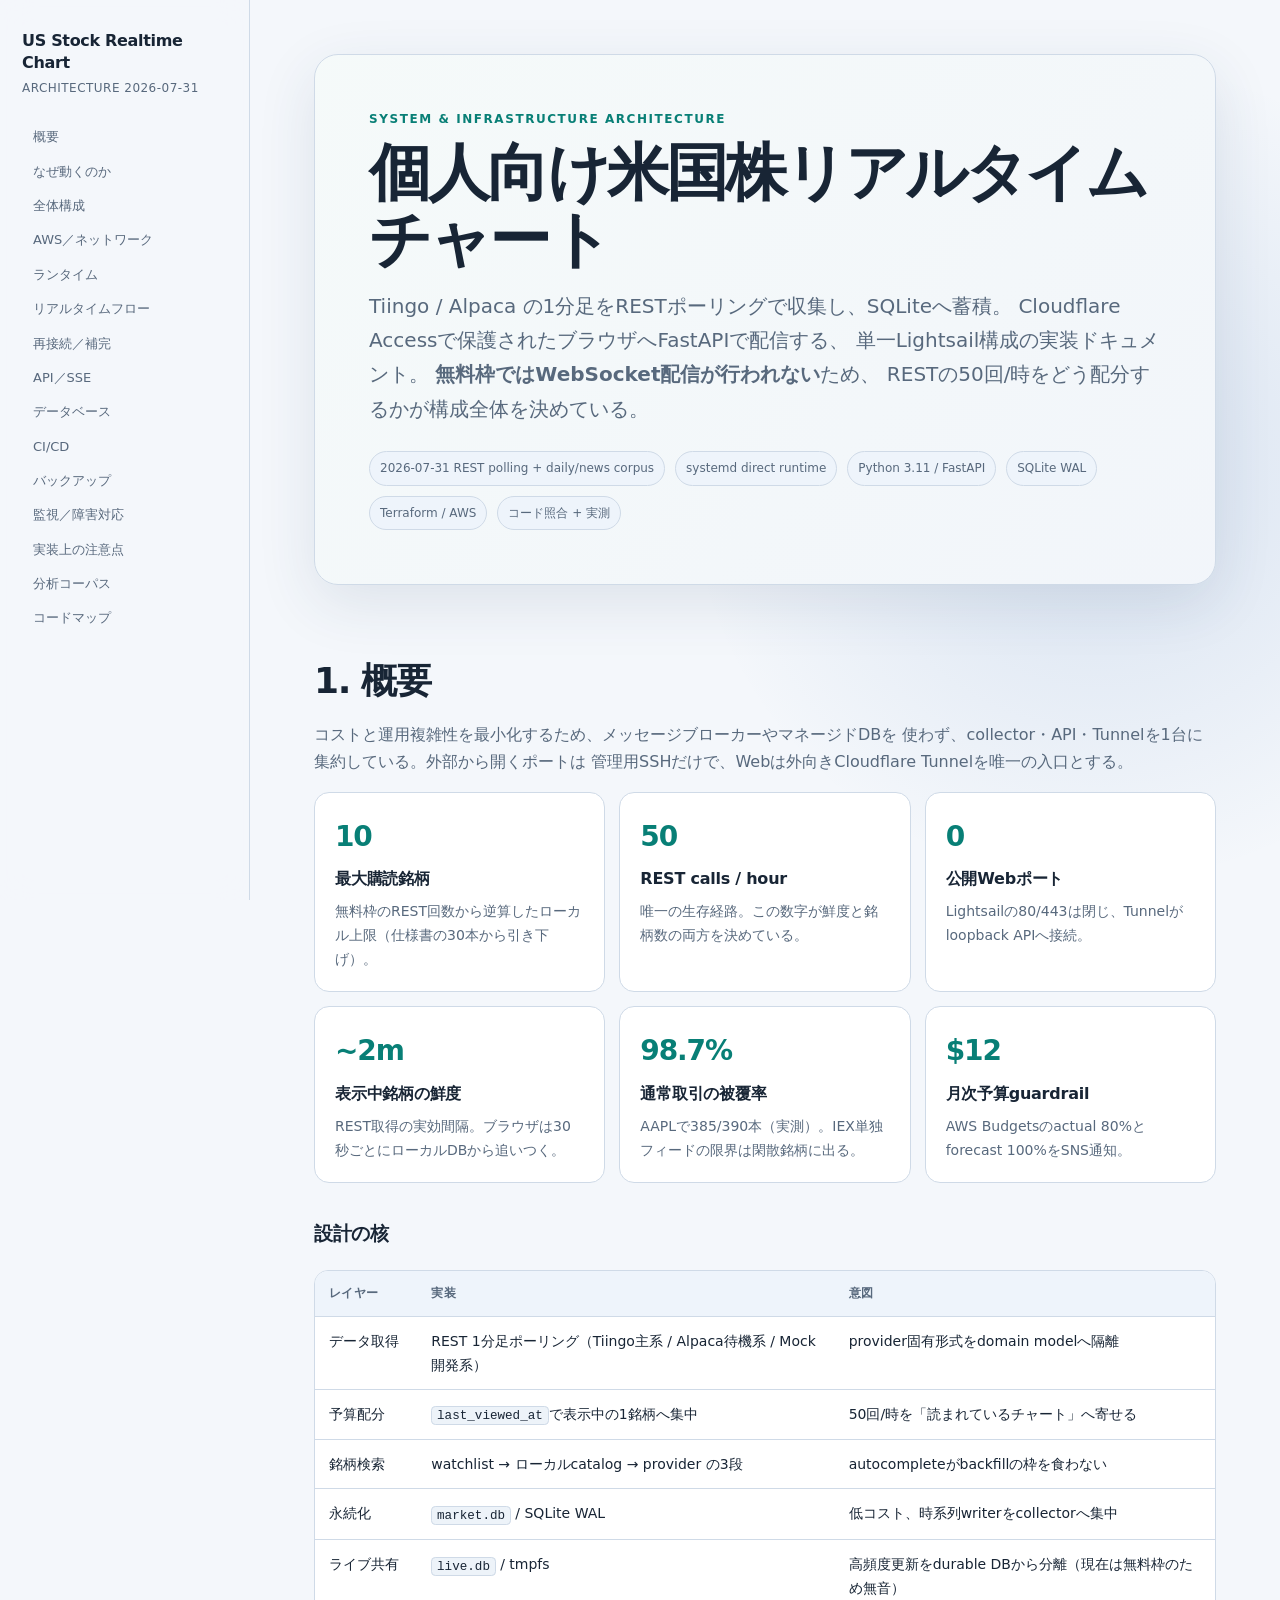
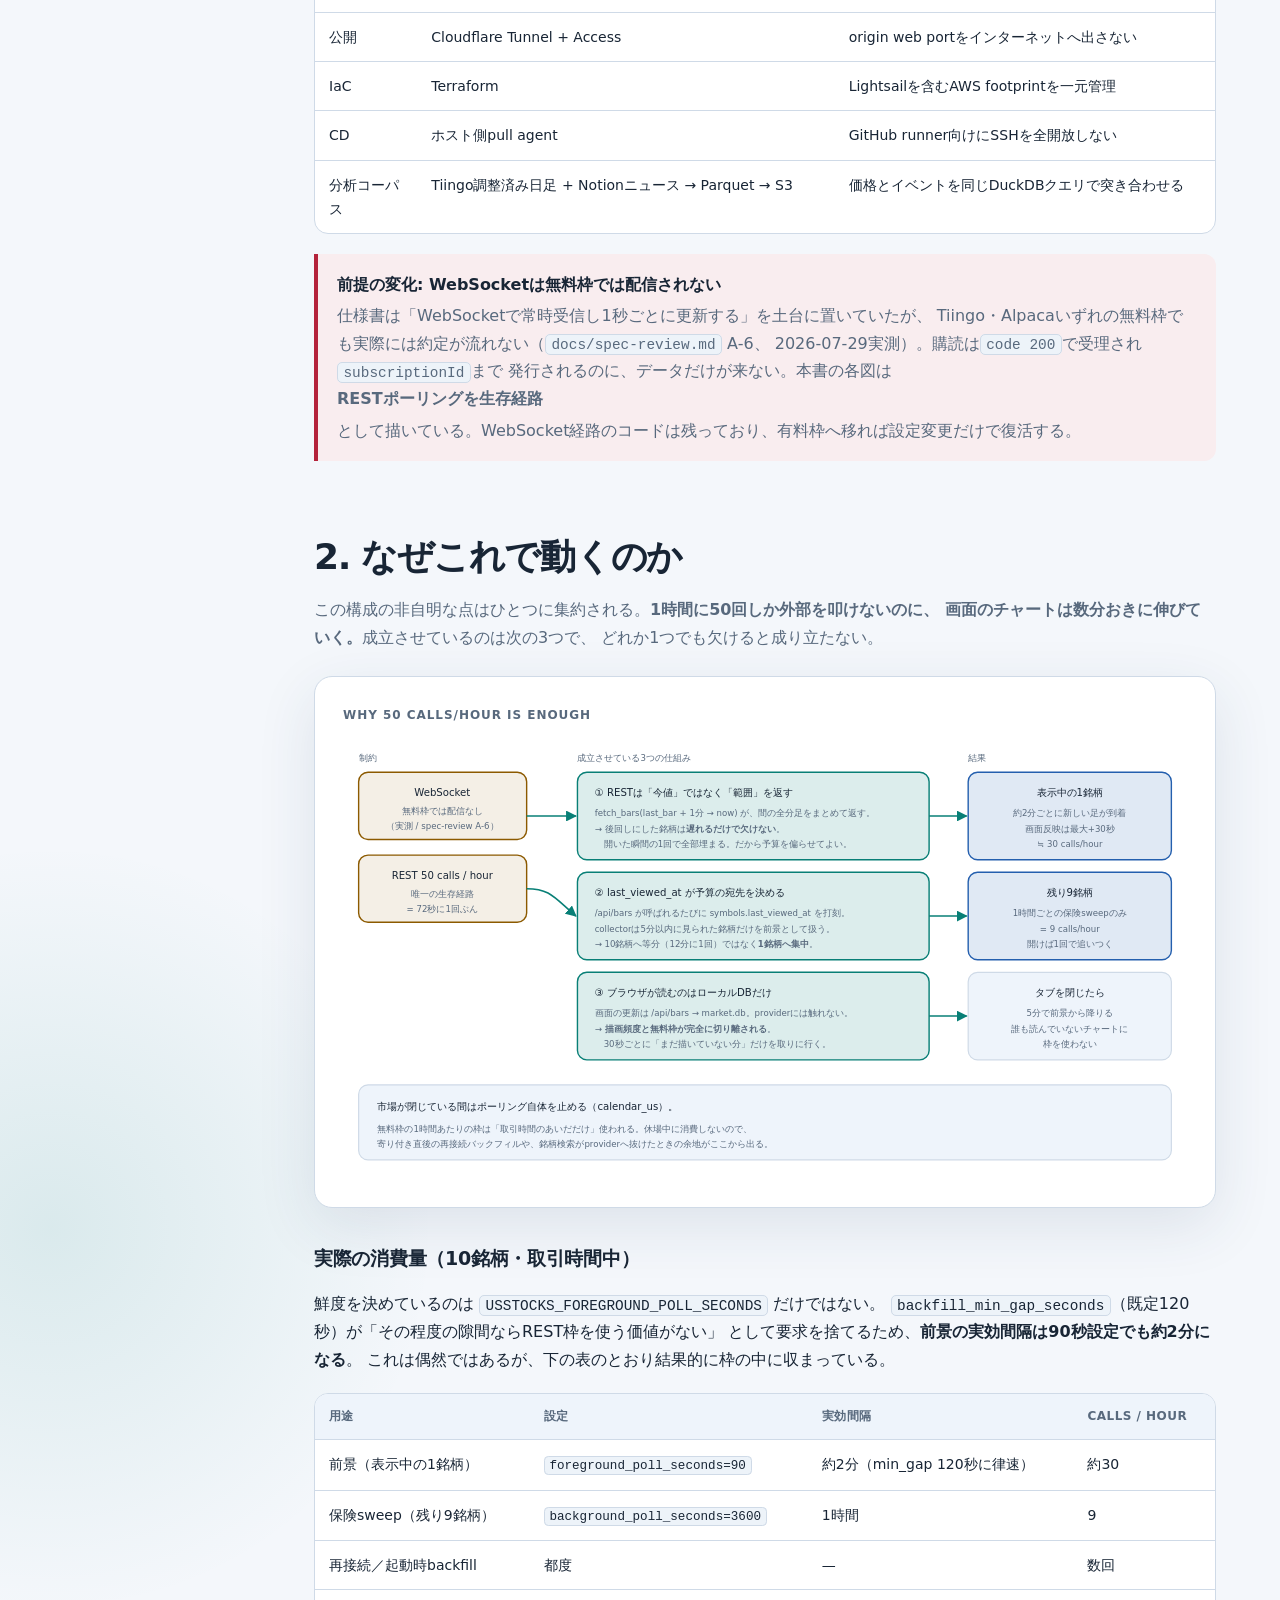
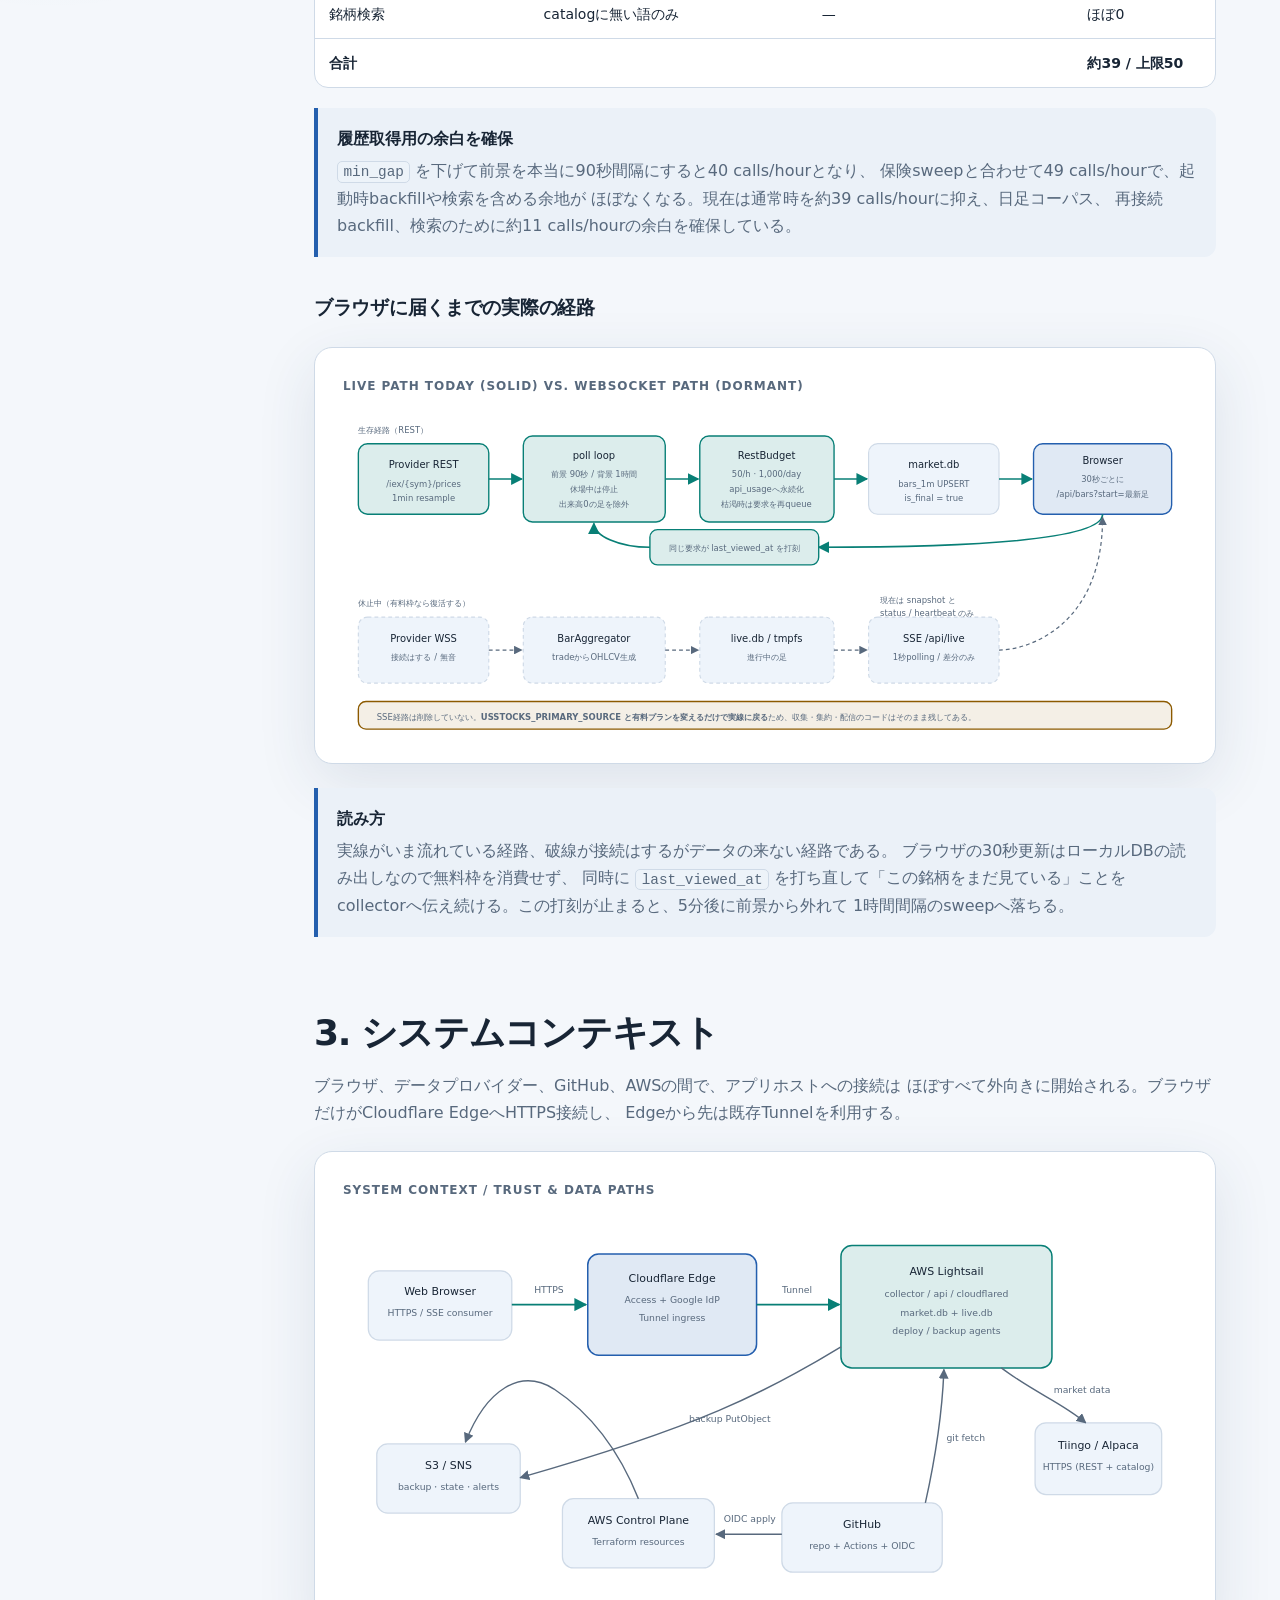
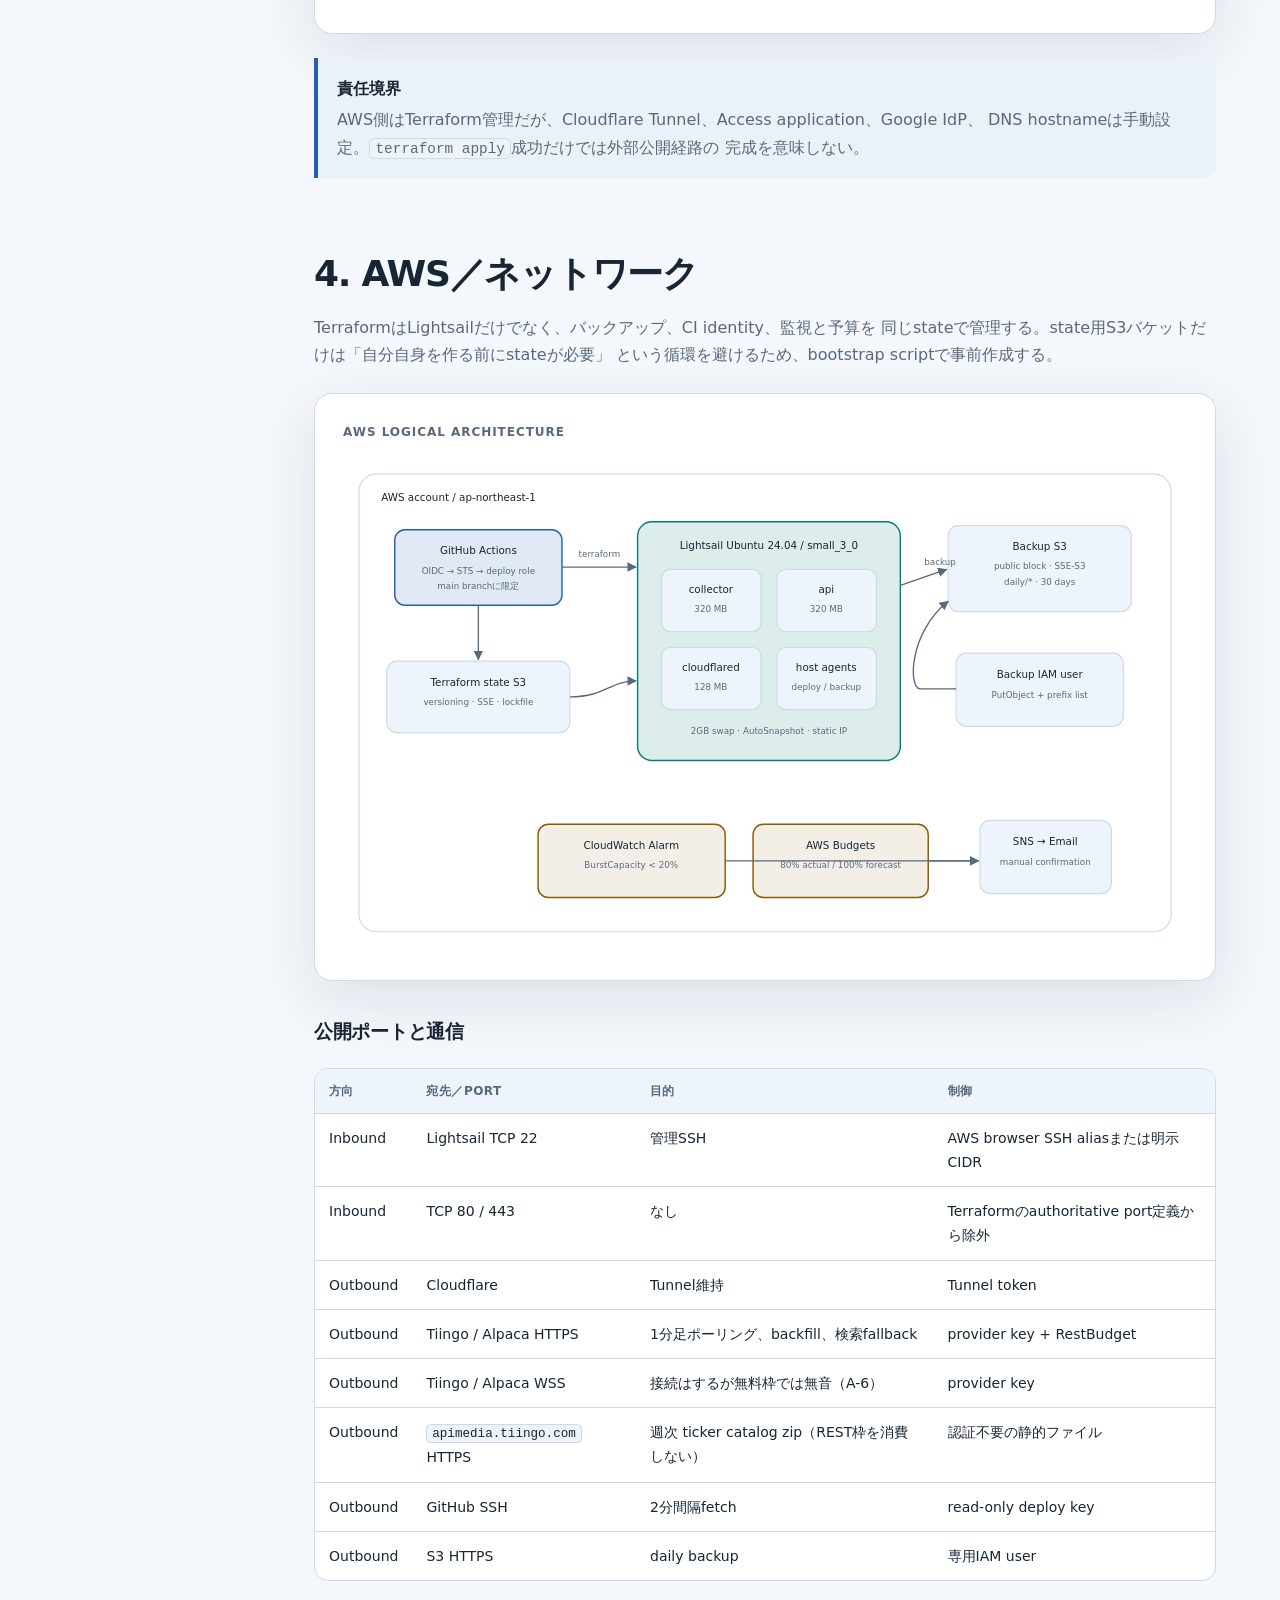
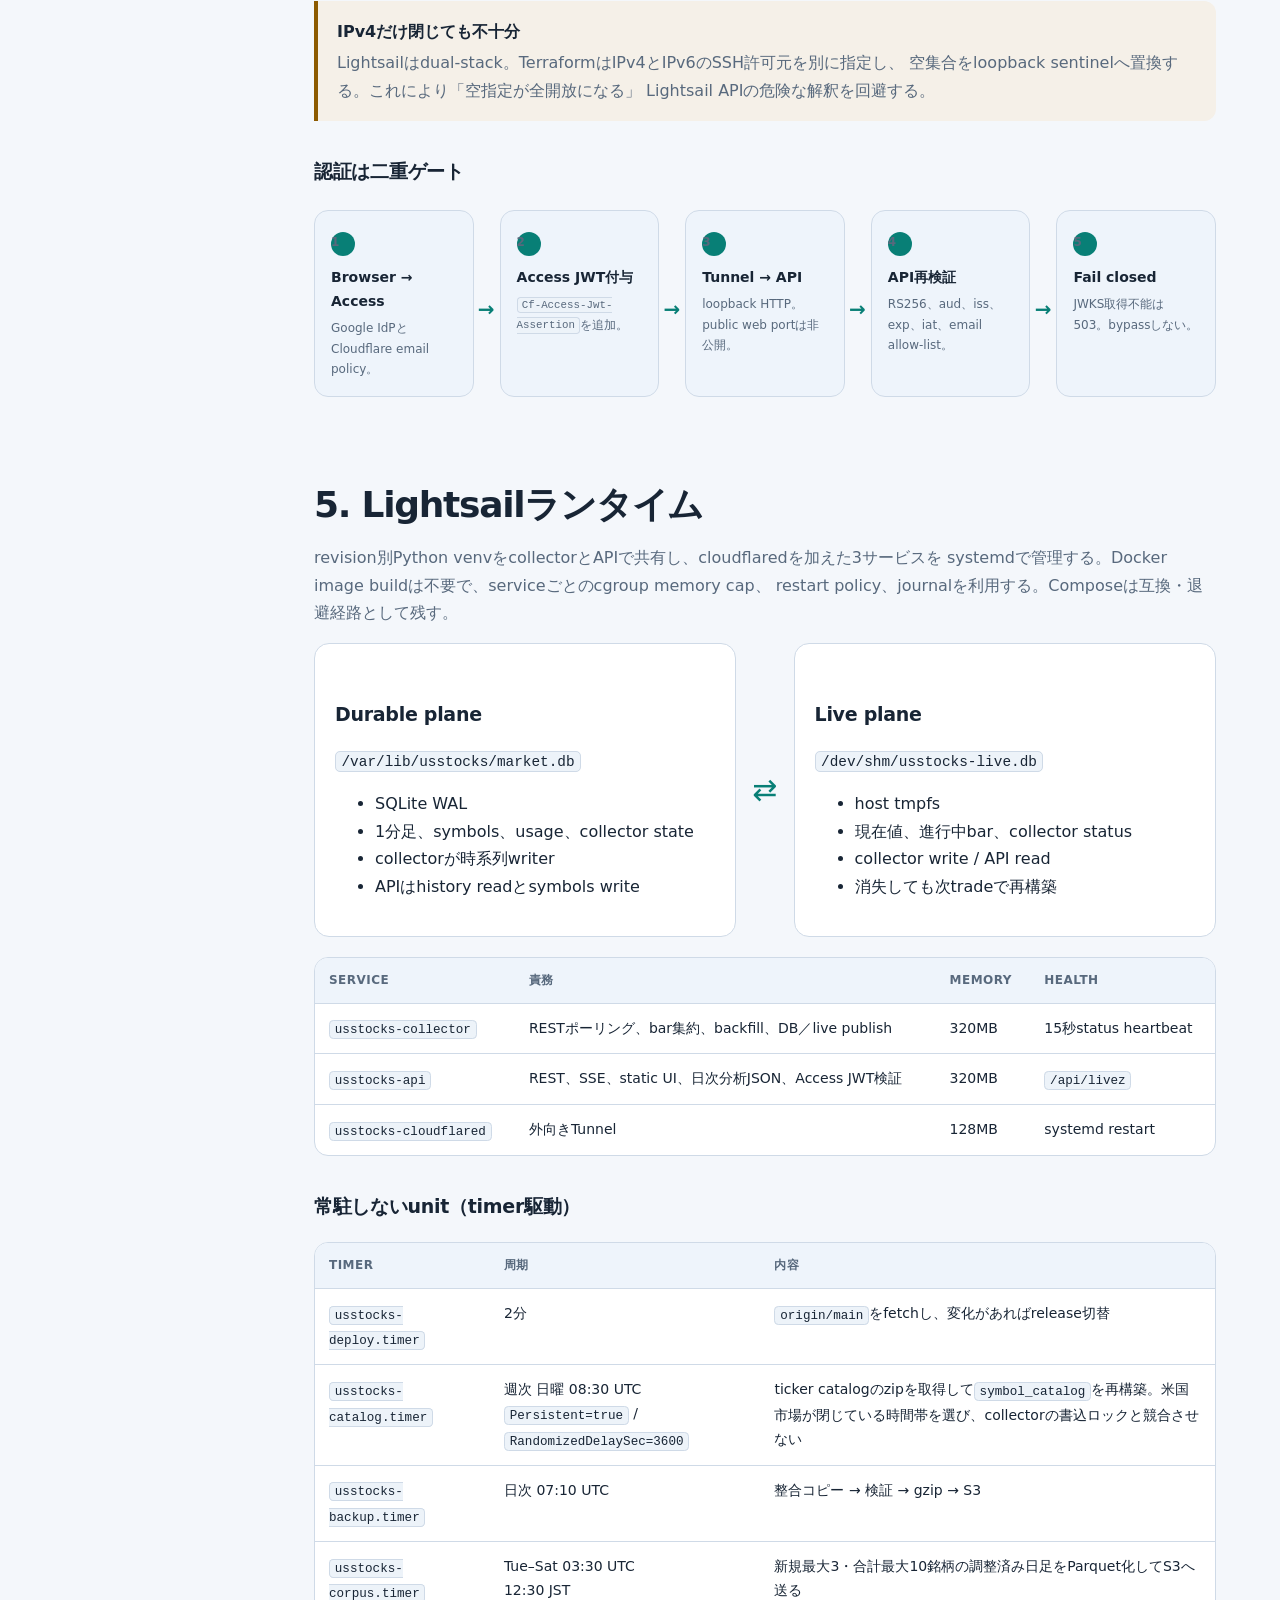
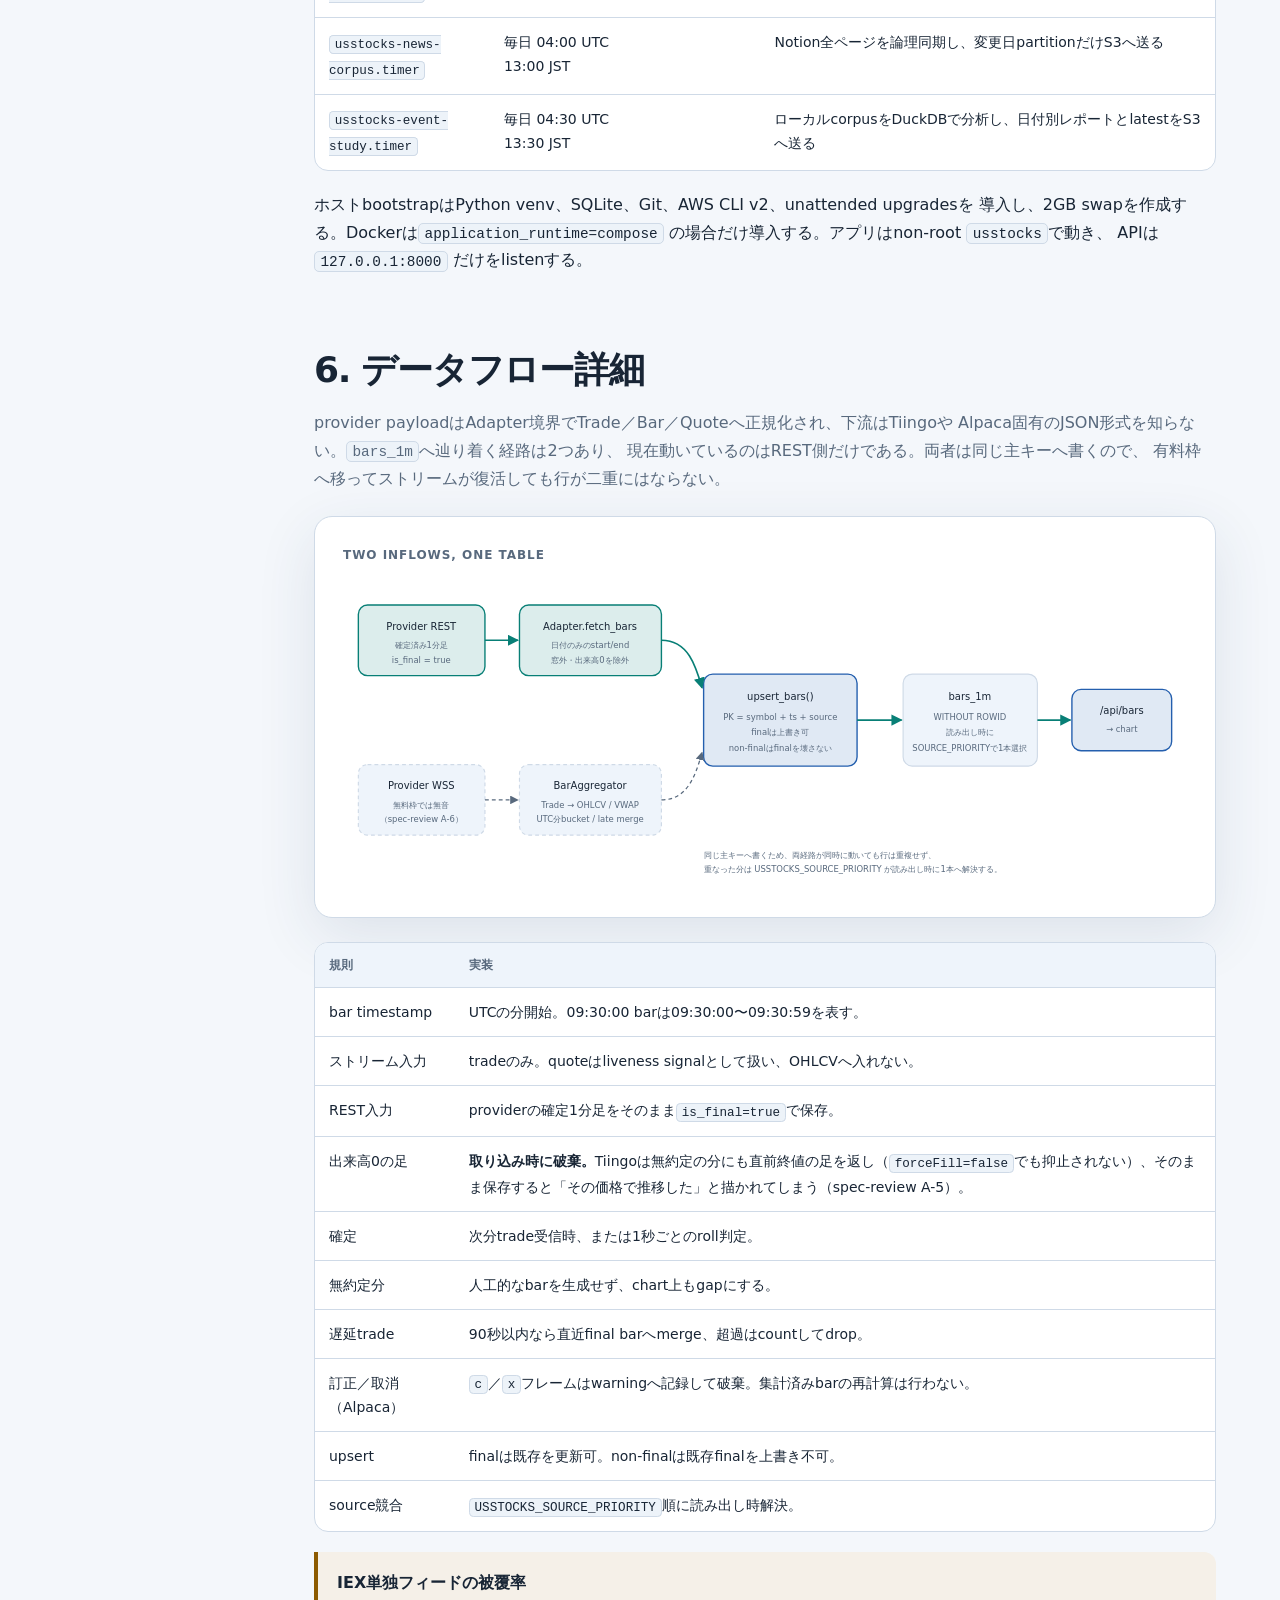
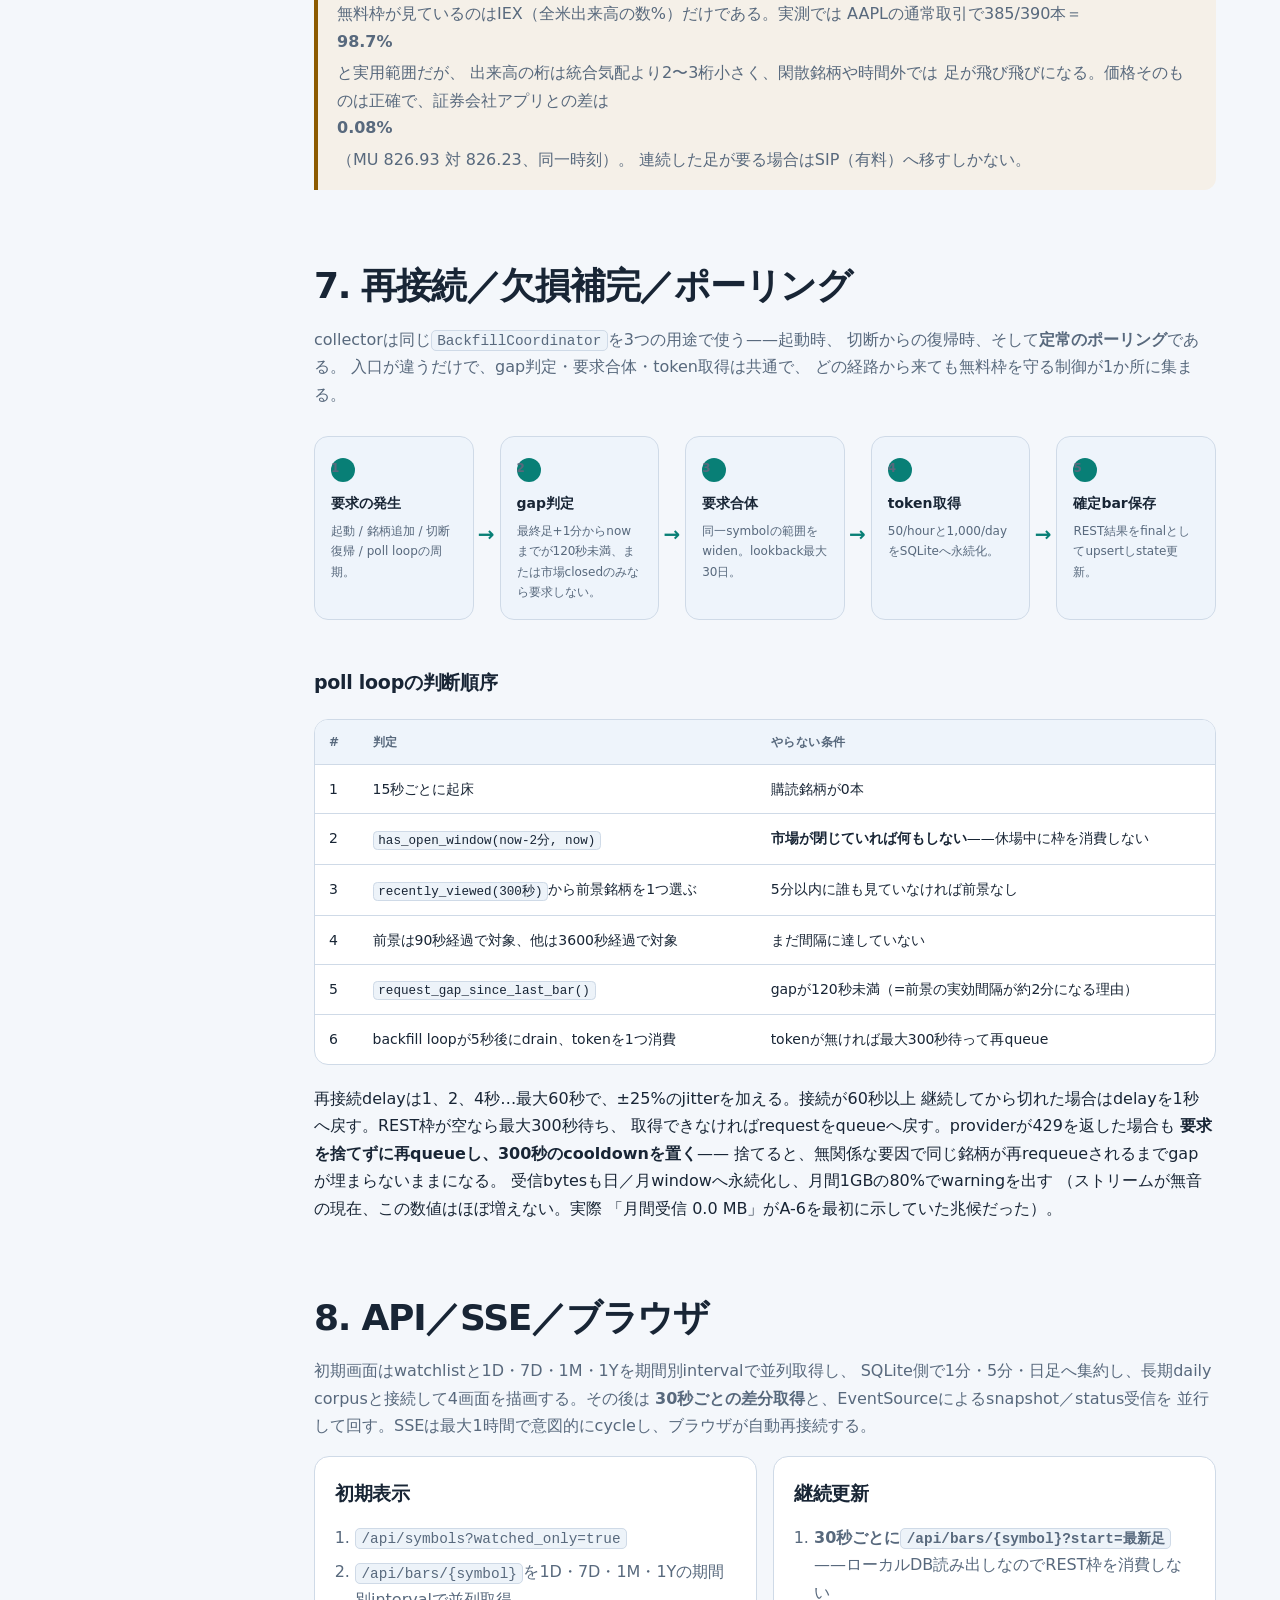
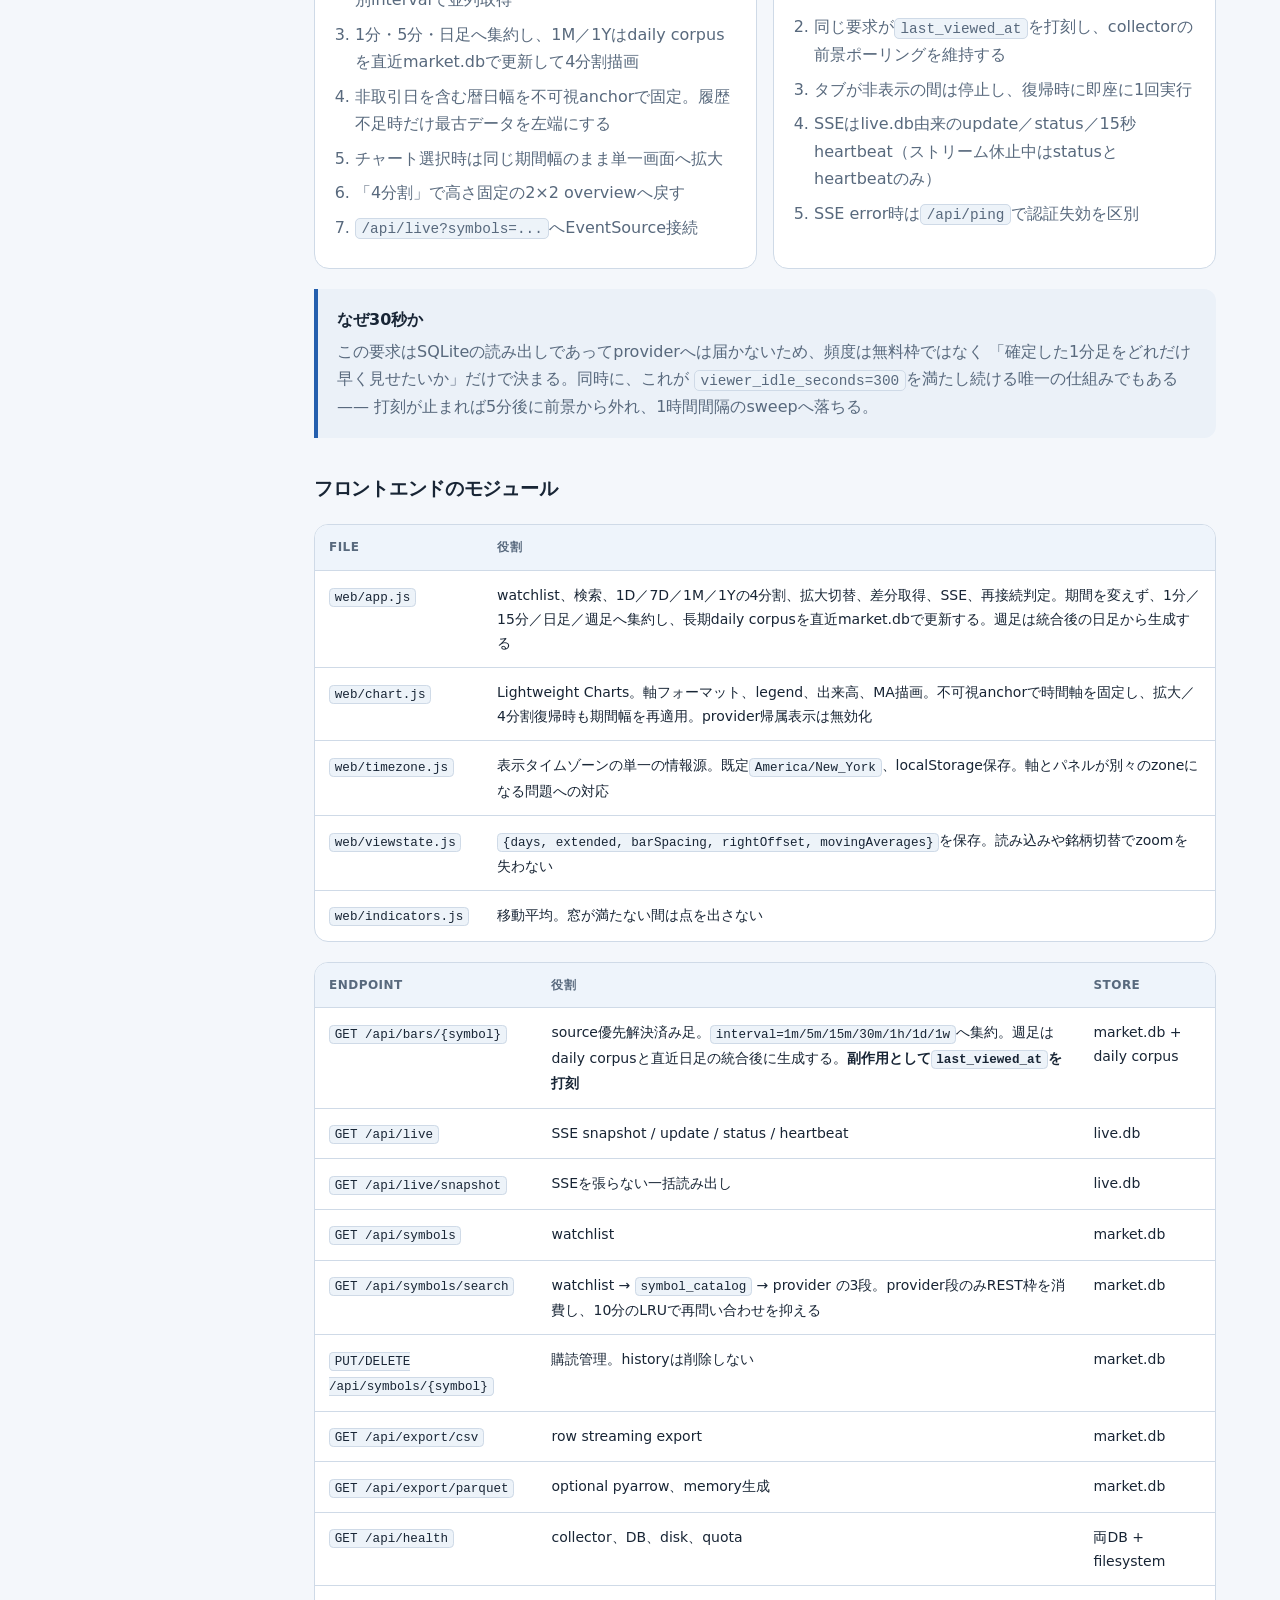
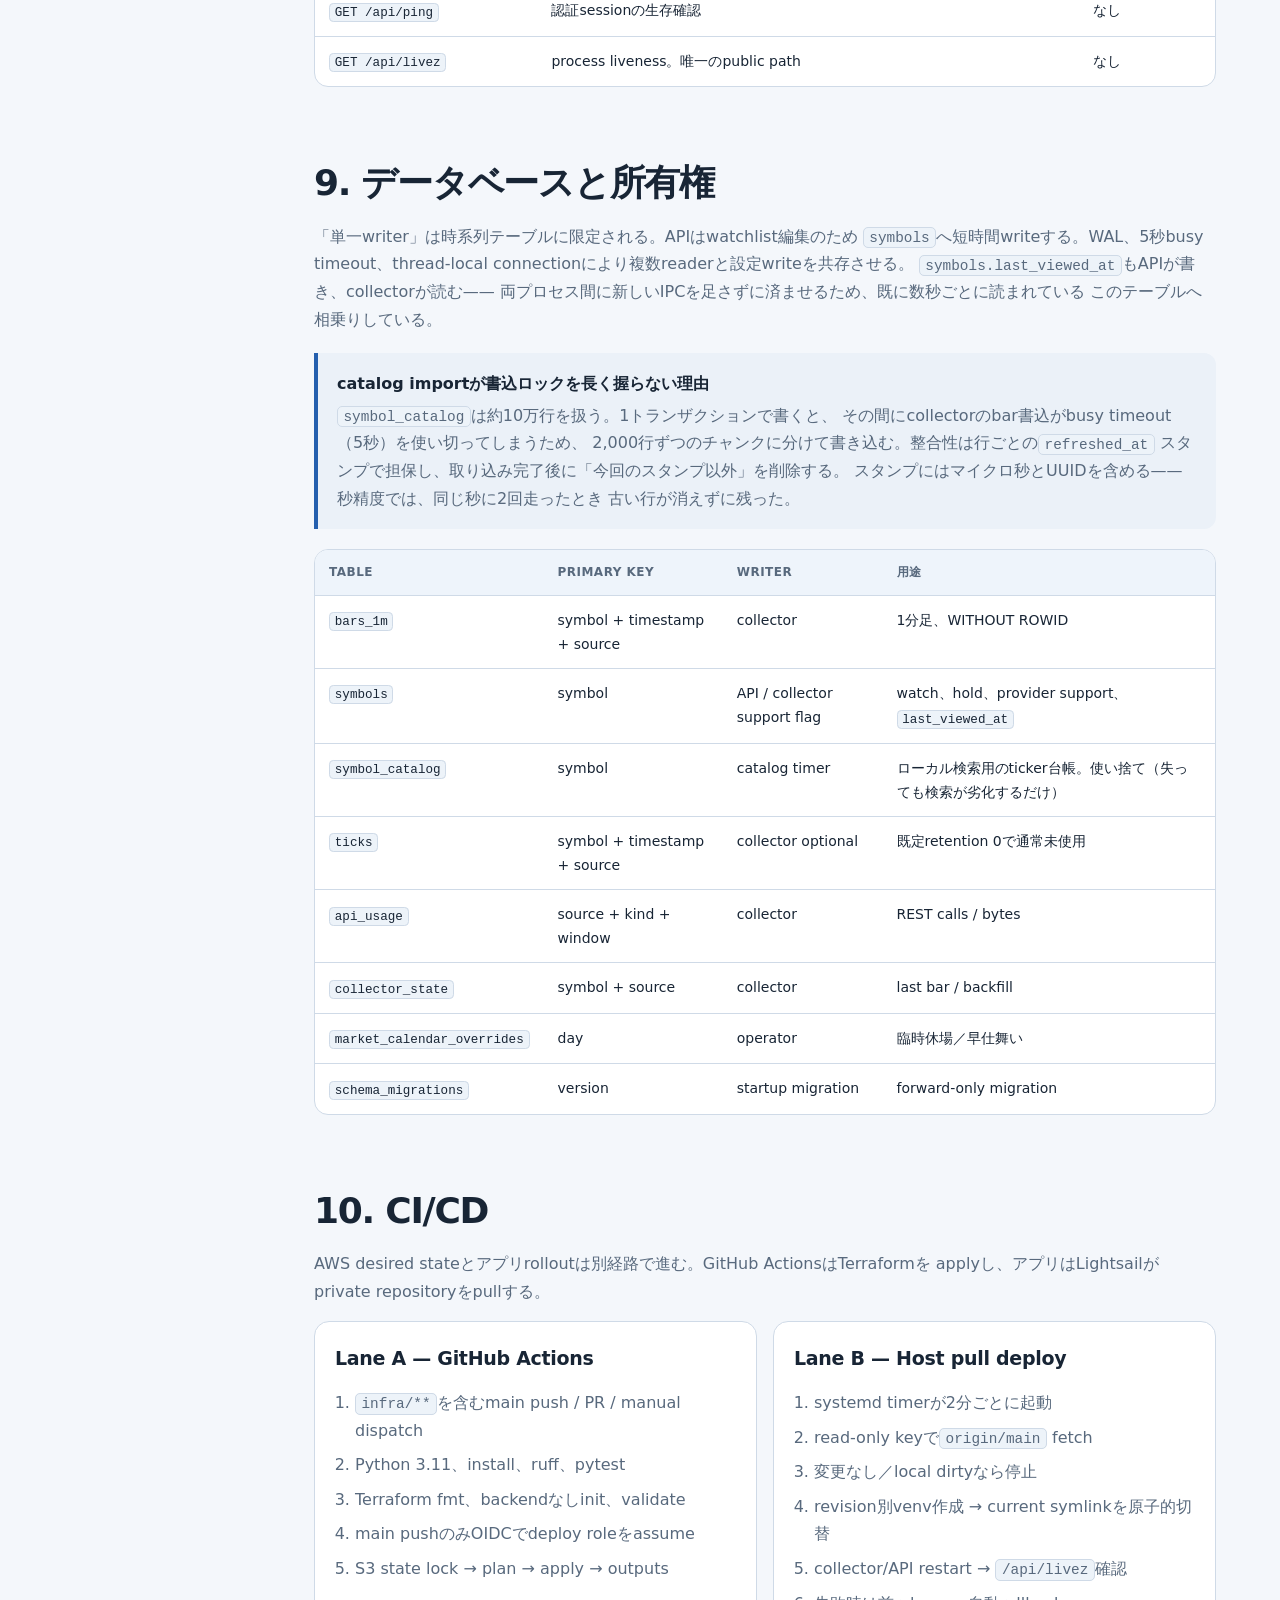
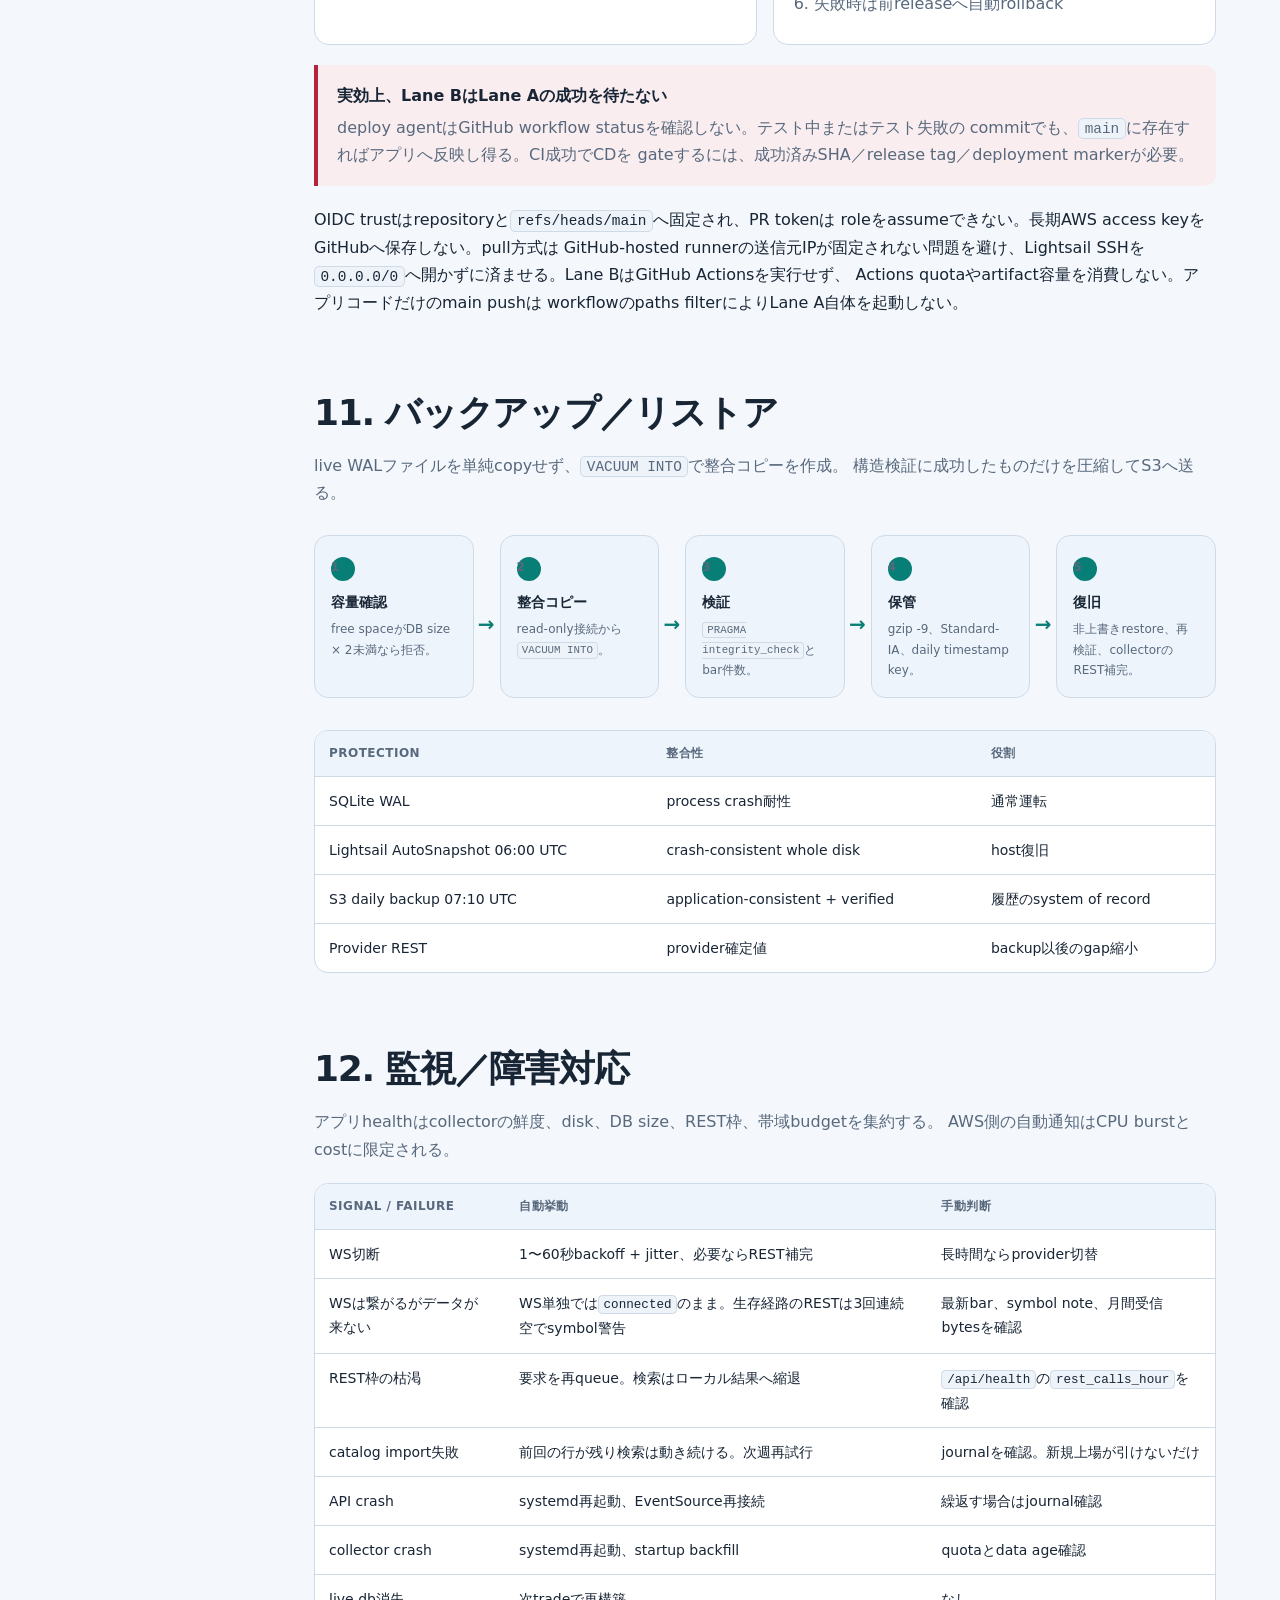
<file: docs/system-architecture.html>
<!doctype html>
<html lang="ja">
<head>
  <meta charset="utf-8">
  <meta name="viewport" content="width=device-width, initial-scale=1">
  <meta name="color-scheme" content="dark light">
  <title>US Stock Realtime Chart — システム／インフラアーキテクチャ</title>
  <style>
    :root {
      --bg: #09111d;
      --surface: #101c2c;
      --surface-2: #14243a;
      --text: #e8eef7;
      --muted: #9fb0c5;
      --border: #263a53;
      --accent: #62d4c7;
      --accent-2: #73a8ff;
      --warn: #ffcb6b;
      --danger: #ff7b8b;
      --ok: #7bd88f;
      --code: #07101b;
      --shadow: 0 18px 60px rgba(0, 0, 0, .22);
    }

    @media (prefers-color-scheme: light) {
      :root {
        --bg: #f4f7fb;
        --surface: #ffffff;
        --surface-2: #eef4fb;
        --text: #182535;
        --muted: #58697d;
        --border: #cfdae7;
        --accent: #087f76;
        --accent-2: #245fae;
        --warn: #8c5a00;
        --danger: #b4233b;
        --ok: #197a34;
        --code: #edf3f9;
        --shadow: 0 18px 60px rgba(40, 67, 99, .11);
      }
    }

    * { box-sizing: border-box; }
    html { scroll-behavior: smooth; }
    body {
      margin: 0;
      color: var(--text);
      background:
        radial-gradient(circle at 86% 2%, color-mix(in srgb, var(--accent-2) 14%, transparent), transparent 26rem),
        radial-gradient(circle at 4% 12%, color-mix(in srgb, var(--accent) 11%, transparent), transparent 24rem),
        var(--bg);
      font-family: Inter, ui-sans-serif, system-ui, -apple-system, BlinkMacSystemFont,
        "Segoe UI", "Noto Sans JP", sans-serif;
      line-height: 1.72;
    }

    a { color: var(--accent-2); }
    code, pre {
      font-family: ui-monospace, SFMono-Regular, Menlo, Consolas, monospace;
    }
    code {
      padding: .12em .38em;
      border: 1px solid var(--border);
      border-radius: .35em;
      background: var(--code);
      font-size: .9em;
    }

    .layout {
      display: grid;
      grid-template-columns: 250px minmax(0, 1fr);
      min-height: 100vh;
    }

    .sidebar {
      position: sticky;
      top: 0;
      height: 100vh;
      overflow-y: auto;
      padding: 30px 22px;
      border-right: 1px solid var(--border);
      background: color-mix(in srgb, var(--bg) 90%, transparent);
      backdrop-filter: blur(16px);
    }
    .brand {
      margin-bottom: 24px;
      font-weight: 700;
      line-height: 1.35;
      letter-spacing: -.02em;
    }
    .brand small {
      display: block;
      margin-top: 7px;
      color: var(--muted);
      font-size: 12px;
      font-weight: 500;
      letter-spacing: .04em;
    }
    nav a {
      display: block;
      padding: 6px 9px;
      border-left: 2px solid transparent;
      color: var(--muted);
      text-decoration: none;
      font-size: 13px;
    }
    nav a:hover {
      border-color: var(--accent);
      color: var(--text);
      background: color-mix(in srgb, var(--surface-2) 70%, transparent);
    }

    main {
      width: min(1180px, 100%);
      padding: 54px clamp(24px, 5vw, 74px) 90px;
    }

    .hero {
      padding: clamp(28px, 5vw, 54px);
      border: 1px solid var(--border);
      border-radius: 24px;
      background:
        linear-gradient(135deg, color-mix(in srgb, var(--surface) 96%, var(--accent) 4%),
          color-mix(in srgb, var(--surface) 94%, var(--accent-2) 6%));
      box-shadow: var(--shadow);
    }
    .eyebrow {
      color: var(--accent);
      font-size: 12px;
      font-weight: 700;
      letter-spacing: .13em;
      text-transform: uppercase;
    }
    h1 {
      max-width: 850px;
      margin: 10px 0 15px;
      font-size: clamp(34px, 5vw, 62px);
      line-height: 1.08;
      letter-spacing: -.045em;
    }
    .lead {
      max-width: 850px;
      margin: 0;
      color: var(--muted);
      font-size: clamp(16px, 2vw, 20px);
    }
    .meta {
      display: flex;
      flex-wrap: wrap;
      gap: 10px;
      margin-top: 25px;
    }
    .pill {
      padding: 6px 10px;
      border: 1px solid var(--border);
      border-radius: 999px;
      background: var(--surface-2);
      color: var(--muted);
      font-size: 12px;
    }

    section { scroll-margin-top: 28px; margin-top: 74px; }
    h2 {
      margin: 0 0 18px;
      font-size: clamp(25px, 3vw, 36px);
      line-height: 1.2;
      letter-spacing: -.035em;
    }
    h3 {
      margin: 34px 0 10px;
      font-size: 19px;
      letter-spacing: -.015em;
    }
    p { max-width: 900px; }
    .section-intro {
      max-width: 900px;
      color: var(--muted);
      font-size: 16px;
    }

    .grid {
      display: grid;
      grid-template-columns: repeat(3, minmax(0, 1fr));
      gap: 14px;
    }
    .card {
      padding: 20px;
      border: 1px solid var(--border);
      border-radius: 15px;
      background: var(--surface);
    }
    .card h3 { margin: 0 0 7px; font-size: 16px; }
    .card p { margin: 0; color: var(--muted); font-size: 14px; }
    .metric {
      display: block;
      margin-bottom: 4px;
      color: var(--accent);
      font-size: 28px;
      font-weight: 750;
      letter-spacing: -.04em;
    }

    .diagram {
      margin: 24px 0;
      padding: clamp(14px, 3vw, 28px);
      overflow-x: auto;
      border: 1px solid var(--border);
      border-radius: 18px;
      background: var(--surface);
      box-shadow: var(--shadow);
    }
    .diagram-title {
      margin: 0 0 16px;
      color: var(--muted);
      font-size: 12px;
      font-weight: 700;
      letter-spacing: .08em;
      text-transform: uppercase;
    }
    svg {
      display: block;
      width: 100%;
      min-width: 720px;
      height: auto;
    }
    svg .node {
      fill: var(--surface-2);
      stroke: var(--border);
      stroke-width: 1.5;
    }
    svg .node-accent {
      fill: color-mix(in srgb, var(--accent) 14%, var(--surface));
      stroke: var(--accent);
      stroke-width: 1.8;
    }
    svg .node-blue {
      fill: color-mix(in srgb, var(--accent-2) 14%, var(--surface));
      stroke: var(--accent-2);
      stroke-width: 1.8;
    }
    svg .node-warn {
      fill: color-mix(in srgb, var(--warn) 10%, var(--surface));
      stroke: var(--warn);
      stroke-width: 1.8;
    }
    svg .edge {
      fill: none;
      stroke: var(--muted);
      stroke-width: 1.7;
      marker-end: url(#arrow);
    }
    svg .edge-accent {
      fill: none;
      stroke: var(--accent);
      stroke-width: 2.2;
      marker-end: url(#arrow-accent);
    }
    svg text {
      fill: var(--text);
      font-family: Inter, ui-sans-serif, system-ui, "Noto Sans JP", sans-serif;
      font-size: 13px;
    }
    svg .small { fill: var(--muted); font-size: 11px; }
    svg .label { fill: var(--muted); font-size: 11px; }

    .steps {
      display: grid;
      grid-template-columns: repeat(5, minmax(140px, 1fr));
      gap: 26px;
      padding: 12px 0;
    }
    .step {
      position: relative;
      min-height: 132px;
      padding: 16px;
      border: 1px solid var(--border);
      border-radius: 14px;
      background: var(--surface-2);
    }
    .step:not(:last-child)::after {
      content: "→";
      position: absolute;
      top: 44%;
      right: -22px;
      color: var(--accent);
      font-size: 20px;
      font-weight: 700;
    }
    .step-num {
      display: inline-grid;
      width: 24px;
      height: 24px;
      margin-bottom: 9px;
      place-items: center;
      border-radius: 50%;
      color: var(--bg);
      background: var(--accent);
      font-size: 12px;
      font-weight: 800;
    }
    .step strong { display: block; font-size: 14px; }
    .step span { display: block; margin-top: 5px; color: var(--muted); font-size: 12px; }

    .table-wrap {
      margin: 20px 0;
      overflow-x: auto;
      border: 1px solid var(--border);
      border-radius: 14px;
      background: var(--surface);
    }
    table {
      width: 100%;
      border-collapse: collapse;
      font-size: 14px;
    }
    th, td {
      padding: 12px 14px;
      border-bottom: 1px solid var(--border);
      text-align: left;
      vertical-align: top;
    }
    th {
      color: var(--muted);
      background: var(--surface-2);
      font-size: 12px;
      letter-spacing: .04em;
      text-transform: uppercase;
    }
    tr:last-child td { border-bottom: 0; }

    .callout {
      margin: 20px 0;
      padding: 17px 19px;
      border-left: 4px solid var(--accent-2);
      border-radius: 0 12px 12px 0;
      background: color-mix(in srgb, var(--accent-2) 9%, var(--surface));
    }
    .callout.warning {
      border-color: var(--warn);
      background: color-mix(in srgb, var(--warn) 9%, var(--surface));
    }
    .callout.danger {
      border-color: var(--danger);
      background: color-mix(in srgb, var(--danger) 8%, var(--surface));
    }
    .callout strong { display: block; margin-bottom: 4px; }
    .callout p { margin: 0; color: var(--muted); }

    .flow-split {
      display: grid;
      grid-template-columns: 1fr 1fr;
      gap: 16px;
    }
    .lane {
      padding: 20px;
      border: 1px solid var(--border);
      border-radius: 15px;
      background: var(--surface);
    }
    .lane h3 { margin: 0 0 14px; }
    .lane ol { margin: 0; padding-left: 20px; }
    .lane li { margin: 7px 0; color: var(--muted); }

    .ownership {
      display: grid;
      grid-template-columns: 1fr auto 1fr;
      gap: 16px;
      align-items: stretch;
    }
    .ownership > div {
      padding: 20px;
      border: 1px solid var(--border);
      border-radius: 15px;
      background: var(--surface);
    }
    .ownership .bridge {
      display: grid;
      padding: 0;
      place-items: center;
      border: 0;
      color: var(--accent);
      background: transparent;
      font-size: 30px;
    }

    .repo-tree {
      padding: 20px;
      overflow-x: auto;
      border: 1px solid var(--border);
      border-radius: 14px;
      color: var(--muted);
      background: var(--code);
      font-size: 13px;
      line-height: 1.65;
    }

    .foot {
      margin-top: 72px;
      padding-top: 25px;
      border-top: 1px solid var(--border);
      color: var(--muted);
      font-size: 12px;
    }

    @media (max-width: 900px) {
      .layout { display: block; }
      .sidebar {
        position: static;
        width: 100%;
        height: auto;
        padding: 18px 22px;
        border-right: 0;
        border-bottom: 1px solid var(--border);
      }
      .brand { margin-bottom: 10px; }
      nav { display: flex; gap: 5px; overflow-x: auto; }
      nav a { flex: 0 0 auto; border-left: 0; border-bottom: 2px solid transparent; }
      main { padding-top: 30px; }
      .grid { grid-template-columns: 1fr 1fr; }
      .steps { grid-template-columns: 1fr 1fr; }
      .step:not(:last-child)::after { display: none; }
    }

    @media (max-width: 620px) {
      main { padding-inline: 16px; }
      .hero { border-radius: 18px; }
      .grid, .flow-split, .ownership { grid-template-columns: 1fr; }
      .ownership .bridge { min-height: 30px; transform: rotate(90deg); }
      .steps { grid-template-columns: 1fr; }
    }

    @media print {
      :root {
        --bg: #fff; --surface: #fff; --surface-2: #f4f7fa; --text: #111;
        --muted: #475569; --border: #ccd5df; --accent: #087f76;
        --accent-2: #245fae; --warn: #8c5a00; --danger: #b4233b;
        --code: #f4f7fa; --shadow: none;
      }
      .layout { display: block; }
      .sidebar { display: none; }
      main { width: 100%; padding: 0; }
      .hero, .diagram, .card, .lane { break-inside: avoid; box-shadow: none; }
      section { margin-top: 42px; }
    }
  </style>
</head>
<body>
  <div class="layout">
    <aside class="sidebar">
      <div class="brand">
        US Stock Realtime Chart
        <small>ARCHITECTURE 2026-07-31</small>
      </div>
      <nav aria-label="目次">
        <a href="#summary">概要</a>
        <a href="#why">なぜ動くのか</a>
        <a href="#context">全体構成</a>
        <a href="#infra">AWS／ネットワーク</a>
        <a href="#runtime">ランタイム</a>
        <a href="#realtime">リアルタイムフロー</a>
        <a href="#backfill">再接続／補完</a>
        <a href="#api">API／SSE</a>
        <a href="#database">データベース</a>
        <a href="#cicd">CI/CD</a>
        <a href="#backup">バックアップ</a>
        <a href="#operations">監視／障害対応</a>
        <a href="#findings">実装上の注意点</a>
        <a href="#corpus">分析コーパス</a>
        <a href="#map">コードマップ</a>
      </nav>
    </aside>

    <main>
      <header class="hero">
        <div class="eyebrow">System &amp; Infrastructure Architecture</div>
        <h1>個人向け米国株リアルタイムチャート</h1>
        <p class="lead">
          Tiingo / Alpaca の1分足をRESTポーリングで収集し、SQLiteへ蓄積。
          Cloudflare Accessで保護されたブラウザへFastAPIで配信する、
          単一Lightsail構成の実装ドキュメント。
          <strong>無料枠ではWebSocket配信が行われない</strong>ため、
          RESTの50回/時をどう配分するかが構成全体を決めている。
        </p>
        <div class="meta">
          <span class="pill">2026-07-31 REST polling + daily/news corpus</span>
          <span class="pill">systemd direct runtime</span>
          <span class="pill">Python 3.11 / FastAPI</span>
          <span class="pill">SQLite WAL</span>
          <span class="pill">Terraform / AWS</span>
          <span class="pill">コード照合 + 実測</span>
        </div>
      </header>

      <section id="summary">
        <h2>1. 概要</h2>
        <p class="section-intro">
          コストと運用複雑性を最小化するため、メッセージブローカーやマネージドDBを
          使わず、collector・API・Tunnelを1台に集約している。外部から開くポートは
          管理用SSHだけで、Webは外向きCloudflare Tunnelを唯一の入口とする。
        </p>
        <div class="grid">
          <article class="card">
            <span class="metric">10</span>
            <h3>最大購読銘柄</h3>
            <p>無料枠のREST回数から逆算したローカル上限（仕様書の30本から引き下げ）。</p>
          </article>
          <article class="card">
            <span class="metric">50</span>
            <h3>REST calls / hour</h3>
            <p>唯一の生存経路。この数字が鮮度と銘柄数の両方を決めている。</p>
          </article>
          <article class="card">
            <span class="metric">0</span>
            <h3>公開Webポート</h3>
            <p>Lightsailの80/443は閉じ、Tunnelがloopback APIへ接続。</p>
          </article>
          <article class="card">
            <span class="metric">~2m</span>
            <h3>表示中銘柄の鮮度</h3>
            <p>REST取得の実効間隔。ブラウザは30秒ごとにローカルDBから追いつく。</p>
          </article>
          <article class="card">
            <span class="metric">98.7%</span>
            <h3>通常取引の被覆率</h3>
            <p>AAPLで385/390本（実測）。IEX単独フィードの限界は閑散銘柄に出る。</p>
          </article>
          <article class="card">
            <span class="metric">$12</span>
            <h3>月次予算guardrail</h3>
            <p>AWS Budgetsのactual 80%とforecast 100%をSNS通知。</p>
          </article>
        </div>

        <h3>設計の核</h3>
        <div class="table-wrap">
          <table>
            <thead><tr><th>レイヤー</th><th>実装</th><th>意図</th></tr></thead>
            <tbody>
              <tr><td>データ取得</td><td>REST 1分足ポーリング（Tiingo主系 / Alpaca待機系 / Mock開発系）</td><td>provider固有形式をdomain modelへ隔離</td></tr>
              <tr><td>予算配分</td><td><code>last_viewed_at</code>で表示中の1銘柄へ集中</td><td>50回/時を「読まれているチャート」へ寄せる</td></tr>
              <tr><td>銘柄検索</td><td>watchlist → ローカルcatalog → provider の3段</td><td>autocompleteがbackfillの枠を食わない</td></tr>
              <tr><td>永続化</td><td><code>market.db</code> / SQLite WAL</td><td>低コスト、時系列writerをcollectorへ集中</td></tr>
              <tr><td>ライブ共有</td><td><code>live.db</code> / tmpfs</td><td>高頻度更新をdurable DBから分離（現在は無料枠のため無音）</td></tr>
              <tr><td>公開</td><td>Cloudflare Tunnel + Access</td><td>origin web portをインターネットへ出さない</td></tr>
              <tr><td>IaC</td><td>Terraform</td><td>Lightsailを含むAWS footprintを一元管理</td></tr>
              <tr><td>CD</td><td>ホスト側pull agent</td><td>GitHub runner向けにSSHを全開放しない</td></tr>
              <tr><td>分析コーパス</td><td>Tiingo調整済み日足 + Notionニュース → Parquet → S3</td><td>価格とイベントを同じDuckDBクエリで突き合わせる</td></tr>
            </tbody>
          </table>
        </div>

        <div class="callout danger">
          <strong>前提の変化: WebSocketは無料枠では配信されない</strong>
          <p>
            仕様書は「WebSocketで常時受信し1秒ごとに更新する」を土台に置いていたが、
            Tiingo・Alpacaいずれの無料枠でも実際には約定が流れない（<code>docs/spec-review.md</code> A-6、
            2026-07-29実測）。購読は<code>code 200</code>で受理され<code>subscriptionId</code>まで
            発行されるのに、データだけが来ない。本書の各図は<strong>RESTポーリングを生存経路</strong>
            として描いている。WebSocket経路のコードは残っており、有料枠へ移れば設定変更だけで復活する。
          </p>
        </div>
      </section>

      <section id="why">
        <h2>2. なぜこれで動くのか</h2>
        <p class="section-intro">
          この構成の非自明な点はひとつに集約される。<strong>1時間に50回しか外部を叩けないのに、
          画面のチャートは数分おきに伸びていく。</strong>成立させているのは次の3つで、
          どれか1つでも欠けると成り立たない。
        </p>

        <div class="diagram">
          <div class="diagram-title">Why 50 calls/hour is enough</div>
          <svg viewBox="0 0 1080 560" role="img" aria-label="無料枠50回/時でチャートが更新される理由">
            <defs>
              <marker id="arrow-why" viewBox="0 0 10 10" refX="9" refY="5" markerWidth="7" markerHeight="7" orient="auto-start-reverse">
                <path d="M 0 0 L 10 5 L 0 10 z" fill="var(--accent)"/>
              </marker>
            </defs>

            <text class="small" x="20" y="26">制約</text>
            <rect class="node-warn" x="20" y="40" width="215" height="86" rx="12"/>
            <text x="127" y="70" text-anchor="middle">WebSocket</text>
            <text class="small" x="127" y="94" text-anchor="middle">無料枠では配信なし</text>
            <text class="small" x="127" y="113" text-anchor="middle">（実測 / spec-review A-6）</text>

            <rect class="node-warn" x="20" y="146" width="215" height="86" rx="12"/>
            <text x="127" y="176" text-anchor="middle">REST 50 calls / hour</text>
            <text class="small" x="127" y="200" text-anchor="middle">唯一の生存経路</text>
            <text class="small" x="127" y="219" text-anchor="middle">= 72秒に1回ぶん</text>

            <text class="small" x="300" y="26">成立させている3つの仕組み</text>

            <rect class="node-accent" x="300" y="40" width="450" height="112" rx="12"/>
            <text x="322" y="70">① RESTは「今値」ではなく「範囲」を返す</text>
            <text class="small" x="322" y="96">fetch_bars(last_bar + 1分 → now) が、間の全分足をまとめて返す。</text>
            <text class="small" x="322" y="116">→ 後回しにした銘柄は<tspan font-weight="700">遅れるだけで欠けない</tspan>。</text>
            <text class="small" x="322" y="136">　開いた瞬間の1回で全部埋まる。だから予算を偏らせてよい。</text>

            <rect class="node-accent" x="300" y="168" width="450" height="112" rx="12"/>
            <text x="322" y="198">② last_viewed_at が予算の宛先を決める</text>
            <text class="small" x="322" y="224">/api/bars が呼ばれるたびに symbols.last_viewed_at を打刻。</text>
            <text class="small" x="322" y="244">collectorは5分以内に見られた銘柄だけを前景として扱う。</text>
            <text class="small" x="322" y="264">→ 10銘柄へ等分（12分に1回）ではなく<tspan font-weight="700">1銘柄へ集中</tspan>。</text>

            <rect class="node-accent" x="300" y="296" width="450" height="112" rx="12"/>
            <text x="322" y="326">③ ブラウザが読むのはローカルDBだけ</text>
            <text class="small" x="322" y="352">画面の更新は /api/bars → market.db。providerには触れない。</text>
            <text class="small" x="322" y="372">→ <tspan font-weight="700">描画頻度と無料枠が完全に切り離される</tspan>。</text>
            <text class="small" x="322" y="392">　30秒ごとに「まだ描いていない分」だけを取りに行く。</text>

            <text class="small" x="800" y="26">結果</text>
            <rect class="node-blue" x="800" y="40" width="260" height="112" rx="12"/>
            <text x="930" y="70" text-anchor="middle">表示中の1銘柄</text>
            <text class="small" x="930" y="96" text-anchor="middle">約2分ごとに新しい足が到着</text>
            <text class="small" x="930" y="116" text-anchor="middle">画面反映は最大+30秒</text>
            <text class="small" x="930" y="136" text-anchor="middle">≒ 30 calls/hour</text>

            <rect class="node-blue" x="800" y="168" width="260" height="112" rx="12"/>
            <text x="930" y="198" text-anchor="middle">残り9銘柄</text>
            <text class="small" x="930" y="224" text-anchor="middle">1時間ごとの保険sweepのみ</text>
            <text class="small" x="930" y="244" text-anchor="middle">= 9 calls/hour</text>
            <text class="small" x="930" y="264" text-anchor="middle">開けば1回で追いつく</text>

            <rect class="node" x="800" y="296" width="260" height="112" rx="12"/>
            <text x="930" y="326" text-anchor="middle">タブを閉じたら</text>
            <text class="small" x="930" y="352" text-anchor="middle">5分で前景から降りる</text>
            <text class="small" x="930" y="372" text-anchor="middle">誰も読んでいないチャートに</text>
            <text class="small" x="930" y="392" text-anchor="middle">枠を使わない</text>

            <path d="M235 96 C265 96 270 96 298 96" fill="none" stroke="var(--accent)" stroke-width="2" marker-end="url(#arrow-why)"/>
            <path d="M235 189 C265 189 270 200 298 224" fill="none" stroke="var(--accent)" stroke-width="2" marker-end="url(#arrow-why)"/>
            <path d="M750 96 L798 96" fill="none" stroke="var(--accent)" stroke-width="2" marker-end="url(#arrow-why)"/>
            <path d="M750 224 L798 224" fill="none" stroke="var(--accent)" stroke-width="2" marker-end="url(#arrow-why)"/>
            <path d="M750 352 L798 352" fill="none" stroke="var(--accent)" stroke-width="2" marker-end="url(#arrow-why)"/>

            <rect class="node" x="20" y="440" width="1040" height="96" rx="12"/>
            <text x="44" y="472">市場が閉じている間はポーリング自体を止める（calendar_us）。</text>
            <text class="small" x="44" y="500">無料枠の1時間あたりの枠は「取引時間のあいだだけ」使われる。休場中に消費しないので、</text>
            <text class="small" x="44" y="520">寄り付き直後の再接続バックフィルや、銘柄検索がproviderへ抜けたときの余地がここから出る。</text>
          </svg>
        </div>

        <h3>実際の消費量（10銘柄・取引時間中）</h3>
        <p>
          鮮度を決めているのは <code>USSTOCKS_FOREGROUND_POLL_SECONDS</code> だけではない。
          <code>backfill_min_gap_seconds</code>（既定120秒）が「その程度の隙間ならREST枠を使う価値がない」
          として要求を捨てるため、<strong>前景の実効間隔は90秒設定でも約2分になる</strong>。
          これは偶然ではあるが、下の表のとおり結果的に枠の中に収まっている。
        </p>
        <div class="table-wrap">
          <table>
            <thead><tr><th>用途</th><th>設定</th><th>実効間隔</th><th>calls / hour</th></tr></thead>
            <tbody>
              <tr><td>前景（表示中の1銘柄）</td><td><code>foreground_poll_seconds=90</code></td><td>約2分（min_gap 120秒に律速）</td><td>約30</td></tr>
              <tr><td>保険sweep（残り9銘柄）</td><td><code>background_poll_seconds=3600</code></td><td>1時間</td><td>9</td></tr>
              <tr><td>再接続／起動時backfill</td><td>都度</td><td>—</td><td>数回</td></tr>
              <tr><td>銘柄検索</td><td>catalogに無い語のみ</td><td>—</td><td>ほぼ0</td></tr>
              <tr><td><strong>合計</strong></td><td></td><td></td><td><strong>約39 / 上限50</strong></td></tr>
            </tbody>
          </table>
        </div>
        <div class="callout">
          <strong>履歴取得用の余白を確保</strong>
          <p>
            <code>min_gap</code> を下げて前景を本当に90秒間隔にすると40 calls/hourとなり、
            保険sweepと合わせて49 calls/hourで、起動時backfillや検索を含める余地が
            ほぼなくなる。現在は通常時を約39 calls/hourに抑え、日足コーパス、
            再接続backfill、検索のために約11 calls/hourの余白を確保している。
          </p>
        </div>

        <h3>ブラウザに届くまでの実際の経路</h3>
        <div class="diagram">
          <div class="diagram-title">Live path today (solid) vs. websocket path (dormant)</div>
          <svg viewBox="0 0 1100 420" role="img" aria-label="現在のデータ経路と休止中のWebSocket経路">
            <defs>
              <marker id="arrow-live" viewBox="0 0 10 10" refX="9" refY="5" markerWidth="7" markerHeight="7" orient="auto-start-reverse">
                <path d="M 0 0 L 10 5 L 0 10 z" fill="var(--accent)"/>
              </marker>
              <marker id="arrow-dim" viewBox="0 0 10 10" refX="9" refY="5" markerWidth="7" markerHeight="7" orient="auto-start-reverse">
                <path d="M 0 0 L 10 5 L 0 10 z" fill="var(--muted)"/>
              </marker>
            </defs>

            <text class="small" x="20" y="26">生存経路（REST）</text>
            <rect class="node-accent" x="20" y="40" width="170" height="92" rx="12"/>
            <text x="105" y="72" text-anchor="middle">Provider REST</text>
            <text class="small" x="105" y="96" text-anchor="middle">/iex/{sym}/prices</text>
            <text class="small" x="105" y="115" text-anchor="middle">1min resample</text>

            <rect class="node-accent" x="235" y="30" width="185" height="112" rx="12"/>
            <text x="327" y="60" text-anchor="middle">poll loop</text>
            <text class="small" x="327" y="84" text-anchor="middle">前景 90秒 / 背景 1時間</text>
            <text class="small" x="327" y="103" text-anchor="middle">休場中は停止</text>
            <text class="small" x="327" y="122" text-anchor="middle">出来高0の足を除外</text>

            <rect class="node-accent" x="465" y="30" width="175" height="112" rx="12"/>
            <text x="552" y="60" text-anchor="middle">RestBudget</text>
            <text class="small" x="552" y="84" text-anchor="middle">50/h · 1,000/day</text>
            <text class="small" x="552" y="103" text-anchor="middle">api_usageへ永続化</text>
            <text class="small" x="552" y="122" text-anchor="middle">枯渇時は要求を再queue</text>

            <rect class="node" x="685" y="40" width="170" height="92" rx="12"/>
            <text x="770" y="72" text-anchor="middle">market.db</text>
            <text class="small" x="770" y="96" text-anchor="middle">bars_1m UPSERT</text>
            <text class="small" x="770" y="115" text-anchor="middle">is_final = true</text>

            <rect class="node-blue" x="900" y="40" width="180" height="92" rx="12"/>
            <text x="990" y="66" text-anchor="middle">Browser</text>
            <text class="small" x="990" y="90" text-anchor="middle">30秒ごとに</text>
            <text class="small" x="990" y="109" text-anchor="middle">/api/bars?start=最新足</text>

            <path d="M190 86 L233 86" fill="none" stroke="var(--accent)" stroke-width="2.2" marker-end="url(#arrow-live)"/>
            <path d="M420 86 L463 86" fill="none" stroke="var(--accent)" stroke-width="2.2" marker-end="url(#arrow-live)"/>
            <path d="M640 86 L683 86" fill="none" stroke="var(--accent)" stroke-width="2.2" marker-end="url(#arrow-live)"/>
            <path d="M855 86 L898 86" fill="none" stroke="var(--accent)" stroke-width="2.2" marker-end="url(#arrow-live)"/>

            <path d="M990 132 C990 175 700 175 620 175" fill="none" stroke="var(--accent)" stroke-width="2.2" marker-end="url(#arrow-live)" stroke-dasharray="0"/>
            <rect class="node-accent" x="400" y="152" width="220" height="46" rx="10"/>
            <text class="small" x="510" y="180" text-anchor="middle">同じ要求が last_viewed_at を打刻</text>
            <path d="M400 175 C360 175 327 160 327 144" fill="none" stroke="var(--accent)" stroke-width="2.2" marker-end="url(#arrow-live)"/>

            <text class="small" x="20" y="252">休止中（有料枠なら復活する）</text>
            <rect class="node" x="20" y="266" width="170" height="86" rx="12" stroke-dasharray="5 4"/>
            <text x="105" y="298" text-anchor="middle">Provider WSS</text>
            <text class="small" x="105" y="322" text-anchor="middle">接続はする / 無音</text>

            <rect class="node" x="235" y="266" width="185" height="86" rx="12" stroke-dasharray="5 4"/>
            <text x="327" y="298" text-anchor="middle">BarAggregator</text>
            <text class="small" x="327" y="322" text-anchor="middle">tradeからOHLCV生成</text>

            <rect class="node" x="465" y="266" width="175" height="86" rx="12" stroke-dasharray="5 4"/>
            <text x="552" y="298" text-anchor="middle">live.db / tmpfs</text>
            <text class="small" x="552" y="322" text-anchor="middle">進行中の足</text>

            <rect class="node" x="685" y="266" width="170" height="86" rx="12" stroke-dasharray="5 4"/>
            <text x="770" y="298" text-anchor="middle">SSE /api/live</text>
            <text class="small" x="770" y="322" text-anchor="middle">1秒polling / 差分のみ</text>

            <path d="M190 309 L233 309" fill="none" stroke="var(--muted)" stroke-width="1.6" stroke-dasharray="5 4" marker-end="url(#arrow-dim)"/>
            <path d="M420 309 L463 309" fill="none" stroke="var(--muted)" stroke-width="1.6" stroke-dasharray="5 4" marker-end="url(#arrow-dim)"/>
            <path d="M640 309 L683 309" fill="none" stroke="var(--muted)" stroke-width="1.6" stroke-dasharray="5 4" marker-end="url(#arrow-dim)"/>
            <path d="M855 309 C890 309 990 280 990 136" fill="none" stroke="var(--muted)" stroke-width="1.6" stroke-dasharray="5 4" marker-end="url(#arrow-dim)"/>
            <text class="label" x="700" y="248">現在は snapshot と</text>
            <text class="label" x="700" y="265">status / heartbeat のみ</text>

            <rect class="node-warn" x="20" y="376" width="1060" height="36" rx="10"/>
            <text class="small" x="44" y="400">SSE経路は削除していない。<tspan font-weight="700">USSTOCKS_PRIMARY_SOURCE と有料プランを変えるだけで実線に戻る</tspan>ため、収集・集約・配信のコードはそのまま残してある。</text>
          </svg>
        </div>

        <div class="callout">
          <strong>読み方</strong>
          <p>
            実線がいま流れている経路、破線が接続はするがデータの来ない経路である。
            ブラウザの30秒更新はローカルDBの読み出しなので無料枠を消費せず、
            同時に <code>last_viewed_at</code> を打ち直して「この銘柄をまだ見ている」ことを
            collectorへ伝え続ける。この打刻が止まると、5分後に前景から外れて
            1時間間隔のsweepへ落ちる。
          </p>
        </div>
      </section>

      <section id="context">
        <h2>3. システムコンテキスト</h2>
        <p class="section-intro">
          ブラウザ、データプロバイダー、GitHub、AWSの間で、アプリホストへの接続は
          ほぼすべて外向きに開始される。ブラウザだけがCloudflare EdgeへHTTPS接続し、
          Edgeから先は既存Tunnelを利用する。
        </p>
        <div class="diagram">
          <div class="diagram-title">System context / trust &amp; data paths</div>
          <svg viewBox="0 0 1000 460" role="img" aria-label="システムコンテキスト図">
            <defs>
              <marker id="arrow" viewBox="0 0 10 10" refX="9" refY="5" markerWidth="7" markerHeight="7" orient="auto-start-reverse">
                <path d="M 0 0 L 10 5 L 0 10 z" fill="var(--muted)"/>
              </marker>
              <marker id="arrow-accent" viewBox="0 0 10 10" refX="9" refY="5" markerWidth="7" markerHeight="7" orient="auto-start-reverse">
                <path d="M 0 0 L 10 5 L 0 10 z" fill="var(--accent)"/>
              </marker>
            </defs>
            <rect class="node" x="30" y="65" width="170" height="82" rx="13"/>
            <text x="115" y="94" text-anchor="middle">Web Browser</text>
            <text class="small" x="115" y="118" text-anchor="middle">HTTPS / SSE consumer</text>

            <rect class="node-blue" x="290" y="45" width="200" height="120" rx="13"/>
            <text x="390" y="78" text-anchor="middle">Cloudflare Edge</text>
            <text class="small" x="390" y="103" text-anchor="middle">Access + Google IdP</text>
            <text class="small" x="390" y="124" text-anchor="middle">Tunnel ingress</text>

            <rect class="node-accent" x="590" y="35" width="250" height="145" rx="13"/>
            <text x="715" y="70" text-anchor="middle">AWS Lightsail</text>
            <text class="small" x="715" y="96" text-anchor="middle">collector / api / cloudflared</text>
            <text class="small" x="715" y="118" text-anchor="middle">market.db + live.db</text>
            <text class="small" x="715" y="140" text-anchor="middle">deploy / backup agents</text>

            <rect class="node" x="820" y="245" width="150" height="85" rx="13"/>
            <text x="895" y="276" text-anchor="middle">Tiingo / Alpaca</text>
            <text class="small" x="895" y="301" text-anchor="middle">HTTPS (REST + catalog)</text>

            <rect class="node" x="520" y="340" width="190" height="82" rx="13"/>
            <text x="615" y="370" text-anchor="middle">GitHub</text>
            <text class="small" x="615" y="394" text-anchor="middle">repo + Actions + OIDC</text>

            <rect class="node" x="260" y="335" width="180" height="82" rx="13"/>
            <text x="350" y="365" text-anchor="middle">AWS Control Plane</text>
            <text class="small" x="350" y="390" text-anchor="middle">Terraform resources</text>

            <rect class="node" x="40" y="270" width="170" height="82" rx="13"/>
            <text x="125" y="300" text-anchor="middle">S3 / SNS</text>
            <text class="small" x="125" y="325" text-anchor="middle">backup・state・alerts</text>

            <path class="edge-accent" d="M200 105 L288 105"/>
            <text class="label" x="244" y="91" text-anchor="middle">HTTPS</text>
            <path class="edge-accent" d="M490 105 L588 105"/>
            <text class="label" x="538" y="91" text-anchor="middle">Tunnel</text>
            <path class="edge" d="M780 180 C820 210 850 220 880 245"/>
            <text class="label" x="842" y="210">market data</text>
            <path class="edge" d="M690 340 C700 295 710 235 712 182"/>
            <text class="label" x="715" y="267">git fetch</text>
            <path class="edge" d="M520 377 L442 377"/>
            <text class="label" x="482" y="362" text-anchor="middle">OIDC apply</text>
            <path class="edge" d="M350 335 C330 285 300 238 250 205 C210 180 170 205 145 268"/>
            <path class="edge" d="M590 155 C500 210 420 250 210 310"/>
            <text class="label" x="410" y="244">backup PutObject</text>
          </svg>
        </div>

        <div class="callout">
          <strong>責任境界</strong>
          <p>
            AWS側はTerraform管理だが、Cloudflare Tunnel、Access application、Google IdP、
            DNS hostnameは手動設定。<code>terraform apply</code>成功だけでは外部公開経路の
            完成を意味しない。
          </p>
        </div>
      </section>

      <section id="infra">
        <h2>4. AWS／ネットワーク</h2>
        <p class="section-intro">
          TerraformはLightsailだけでなく、バックアップ、CI identity、監視と予算を
          同じstateで管理する。state用S3バケットだけは「自分自身を作る前にstateが必要」
          という循環を避けるため、bootstrap scriptで事前作成する。
        </p>

        <div class="diagram">
          <div class="diagram-title">AWS logical architecture</div>
          <svg viewBox="0 0 1060 620" role="img" aria-label="AWS論理アーキテクチャ図">
            <defs>
              <marker id="arrow2" viewBox="0 0 10 10" refX="9" refY="5" markerWidth="7" markerHeight="7" orient="auto-start-reverse">
                <path d="M 0 0 L 10 5 L 0 10 z" fill="var(--muted)"/>
              </marker>
            </defs>
            <rect x="20" y="20" width="1020" height="575" rx="22" fill="none" stroke="var(--border)" stroke-width="1.5"/>
            <text x="48" y="54">AWS account / ap-northeast-1</text>

            <rect class="node-accent" x="370" y="80" width="330" height="300" rx="18"/>
            <text x="535" y="114" text-anchor="middle">Lightsail Ubuntu 24.04 / small_3_0</text>
            <rect class="node" x="400" y="140" width="125" height="78" rx="11"/>
            <text x="462" y="170" text-anchor="middle">collector</text>
            <text class="small" x="462" y="193" text-anchor="middle">320 MB</text>
            <rect class="node" x="545" y="140" width="125" height="78" rx="11"/>
            <text x="607" y="170" text-anchor="middle">api</text>
            <text class="small" x="607" y="193" text-anchor="middle">320 MB</text>
            <rect class="node" x="400" y="238" width="125" height="78" rx="11"/>
            <text x="462" y="268" text-anchor="middle">cloudflared</text>
            <text class="small" x="462" y="291" text-anchor="middle">128 MB</text>
            <rect class="node" x="545" y="238" width="125" height="78" rx="11"/>
            <text x="607" y="268" text-anchor="middle">host agents</text>
            <text class="small" x="607" y="291" text-anchor="middle">deploy / backup</text>
            <text class="small" x="535" y="347" text-anchor="middle">2GB swap · AutoSnapshot · static IP</text>

            <rect class="node-blue" x="65" y="90" width="210" height="95" rx="13"/>
            <text x="170" y="121" text-anchor="middle">GitHub Actions</text>
            <text class="small" x="170" y="146" text-anchor="middle">OIDC → STS → deploy role</text>
            <text class="small" x="170" y="165" text-anchor="middle">main branchに限定</text>

            <rect class="node" x="55" y="255" width="230" height="90" rx="13"/>
            <text x="170" y="286" text-anchor="middle">Terraform state S3</text>
            <text class="small" x="170" y="310" text-anchor="middle">versioning · SSE · lockfile</text>

            <rect class="node" x="760" y="85" width="230" height="108" rx="13"/>
            <text x="875" y="116" text-anchor="middle">Backup S3</text>
            <text class="small" x="875" y="140" text-anchor="middle">public block · SSE-S3</text>
            <text class="small" x="875" y="160" text-anchor="middle">daily/* · 30 days</text>

            <rect class="node" x="770" y="245" width="210" height="92" rx="13"/>
            <text x="875" y="276" text-anchor="middle">Backup IAM user</text>
            <text class="small" x="875" y="301" text-anchor="middle">PutObject + prefix list</text>

            <rect class="node-warn" x="245" y="460" width="235" height="92" rx="13"/>
            <text x="362" y="491" text-anchor="middle">CloudWatch Alarm</text>
            <text class="small" x="362" y="515" text-anchor="middle">BurstCapacity &lt; 20%</text>

            <rect class="node-warn" x="515" y="460" width="220" height="92" rx="13"/>
            <text x="625" y="491" text-anchor="middle">AWS Budgets</text>
            <text class="small" x="625" y="515" text-anchor="middle">80% actual / 100% forecast</text>

            <rect class="node" x="800" y="455" width="165" height="92" rx="13"/>
            <text x="882" y="486" text-anchor="middle">SNS → Email</text>
            <text class="small" x="882" y="511" text-anchor="middle">manual confirmation</text>

            <path d="M275 137 L368 137" fill="none" stroke="var(--muted)" stroke-width="1.7" marker-end="url(#arrow2)"/>
            <text class="label" x="322" y="124" text-anchor="middle">terraform</text>
            <path d="M170 185 L170 253" fill="none" stroke="var(--muted)" stroke-width="1.7" marker-end="url(#arrow2)"/>
            <path d="M285 300 C330 300 335 280 368 280" fill="none" stroke="var(--muted)" stroke-width="1.7" marker-end="url(#arrow2)"/>
            <path d="M700 160 L758 140" fill="none" stroke="var(--muted)" stroke-width="1.7" marker-end="url(#arrow2)"/>
            <text class="label" x="730" y="134">backup</text>
            <path d="M770 290 L725 290 C710 290 710 220 760 180" fill="none" stroke="var(--muted)" stroke-width="1.7" marker-end="url(#arrow2)"/>
            <path d="M480 506 L798 506" fill="none" stroke="var(--muted)" stroke-width="1.7" marker-end="url(#arrow2)"/>
            <path d="M735 506 L798 506" fill="none" stroke="var(--muted)" stroke-width="1.7" marker-end="url(#arrow2)"/>
          </svg>
        </div>

        <h3>公開ポートと通信</h3>
        <div class="table-wrap">
          <table>
            <thead><tr><th>方向</th><th>宛先／port</th><th>目的</th><th>制御</th></tr></thead>
            <tbody>
              <tr><td>Inbound</td><td>Lightsail TCP 22</td><td>管理SSH</td><td>AWS browser SSH aliasまたは明示CIDR</td></tr>
              <tr><td>Inbound</td><td>TCP 80 / 443</td><td>なし</td><td>Terraformのauthoritative port定義から除外</td></tr>
              <tr><td>Outbound</td><td>Cloudflare</td><td>Tunnel維持</td><td>Tunnel token</td></tr>
              <tr><td>Outbound</td><td>Tiingo / Alpaca HTTPS</td><td>1分足ポーリング、backfill、検索fallback</td><td>provider key + RestBudget</td></tr>
              <tr><td>Outbound</td><td>Tiingo / Alpaca WSS</td><td>接続はするが無料枠では無音（A-6）</td><td>provider key</td></tr>
              <tr><td>Outbound</td><td><code>apimedia.tiingo.com</code> HTTPS</td><td>週次 ticker catalog zip（REST枠を消費しない）</td><td>認証不要の静的ファイル</td></tr>
              <tr><td>Outbound</td><td>GitHub SSH</td><td>2分間隔fetch</td><td>read-only deploy key</td></tr>
              <tr><td>Outbound</td><td>S3 HTTPS</td><td>daily backup</td><td>専用IAM user</td></tr>
            </tbody>
          </table>
        </div>

        <div class="callout warning">
          <strong>IPv4だけ閉じても不十分</strong>
          <p>
            Lightsailはdual-stack。TerraformはIPv4とIPv6のSSH許可元を別に指定し、
            空集合をloopback sentinelへ置換する。これにより「空指定が全開放になる」
            Lightsail APIの危険な解釈を回避する。
          </p>
        </div>

        <h3>認証は二重ゲート</h3>
        <div class="steps" aria-label="認証フロー">
          <div class="step"><span class="step-num">1</span><strong>Browser → Access</strong><span>Google IdPとCloudflare email policy。</span></div>
          <div class="step"><span class="step-num">2</span><strong>Access JWT付与</strong><span><code>Cf-Access-Jwt-Assertion</code>を追加。</span></div>
          <div class="step"><span class="step-num">3</span><strong>Tunnel → API</strong><span>loopback HTTP。public web portは非公開。</span></div>
          <div class="step"><span class="step-num">4</span><strong>API再検証</strong><span>RS256、aud、iss、exp、iat、email allow-list。</span></div>
          <div class="step"><span class="step-num">5</span><strong>Fail closed</strong><span>JWKS取得不能は503。bypassしない。</span></div>
        </div>
      </section>

      <section id="runtime">
        <h2>5. Lightsailランタイム</h2>
        <p class="section-intro">
          revision別Python venvをcollectorとAPIで共有し、cloudflaredを加えた3サービスを
          systemdで管理する。Docker image buildは不要で、serviceごとのcgroup memory cap、
          restart policy、journalを利用する。Composeは互換・退避経路として残す。
        </p>

        <div class="ownership">
          <div>
            <h3>Durable plane</h3>
            <p><code>/var/lib/usstocks/market.db</code></p>
            <ul>
              <li>SQLite WAL</li>
              <li>1分足、symbols、usage、collector state</li>
              <li>collectorが時系列writer</li>
              <li>APIはhistory readとsymbols write</li>
            </ul>
          </div>
          <div class="bridge" aria-hidden="true">⇄</div>
          <div>
            <h3>Live plane</h3>
            <p><code>/dev/shm/usstocks-live.db</code></p>
            <ul>
              <li>host tmpfs</li>
              <li>現在値、進行中bar、collector status</li>
              <li>collector write / API read</li>
              <li>消失しても次tradeで再構築</li>
            </ul>
          </div>
        </div>

        <div class="table-wrap">
          <table>
            <thead><tr><th>Service</th><th>責務</th><th>Memory</th><th>Health</th></tr></thead>
            <tbody>
              <tr><td><code>usstocks-collector</code></td><td>RESTポーリング、bar集約、backfill、DB／live publish</td><td>320MB</td><td>15秒status heartbeat</td></tr>
              <tr><td><code>usstocks-api</code></td><td>REST、SSE、static UI、日次分析JSON、Access JWT検証</td><td>320MB</td><td><code>/api/livez</code></td></tr>
              <tr><td><code>usstocks-cloudflared</code></td><td>外向きTunnel</td><td>128MB</td><td>systemd restart</td></tr>
            </tbody>
          </table>
        </div>

        <h3>常駐しないunit（timer駆動）</h3>
        <div class="table-wrap">
          <table>
            <thead><tr><th>Timer</th><th>周期</th><th>内容</th></tr></thead>
            <tbody>
              <tr><td><code>usstocks-deploy.timer</code></td><td>2分</td><td><code>origin/main</code>をfetchし、変化があればrelease切替</td></tr>
              <tr><td><code>usstocks-catalog.timer</code></td><td>週次 日曜 08:30 UTC<br><code>Persistent=true</code> / <code>RandomizedDelaySec=3600</code></td><td>ticker catalogのzipを取得して<code>symbol_catalog</code>を再構築。米国市場が閉じている時間帯を選び、collectorの書込ロックと競合させない</td></tr>
              <tr><td><code>usstocks-backup.timer</code></td><td>日次 07:10 UTC</td><td>整合コピー → 検証 → gzip → S3</td></tr>
              <tr><td><code>usstocks-corpus.timer</code></td><td>Tue–Sat 03:30 UTC<br>12:30 JST</td><td>新規最大3・合計最大10銘柄の調整済み日足をParquet化してS3へ送る</td></tr>
              <tr><td><code>usstocks-news-corpus.timer</code></td><td>毎日 04:00 UTC<br>13:00 JST</td><td>Notion全ページを論理同期し、変更日partitionだけS3へ送る</td></tr>
              <tr><td><code>usstocks-event-study.timer</code></td><td>毎日 04:30 UTC<br>13:30 JST</td><td>ローカルcorpusをDuckDBで分析し、日付別レポートとlatestをS3へ送る</td></tr>
            </tbody>
          </table>
        </div>

        <p>
          ホストbootstrapはPython venv、SQLite、Git、AWS CLI v2、unattended upgradesを
          導入し、2GB swapを作成する。Dockerは<code>application_runtime=compose</code>
          の場合だけ導入する。アプリはnon-root <code>usstocks</code>で動き、
          APIは <code>127.0.0.1:8000</code> だけをlistenする。
        </p>
      </section>

      <section id="realtime">
        <h2>6. データフロー詳細</h2>
        <p class="section-intro">
          provider payloadはAdapter境界でTrade／Bar／Quoteへ正規化され、下流はTiingoや
          Alpaca固有のJSON形式を知らない。<code>bars_1m</code>へ辿り着く経路は2つあり、
          現在動いているのはREST側だけである。両者は同じ主キーへ書くので、
          有料枠へ移ってストリームが復活しても行が二重にはならない。
        </p>

        <div class="diagram">
          <div class="diagram-title">Two inflows, one table</div>
          <svg viewBox="0 0 1100 400" role="img" aria-label="RESTとWebSocketの2経路が同じテーブルへ書き込む図">
            <defs>
              <marker id="arrow3" viewBox="0 0 10 10" refX="9" refY="5" markerWidth="7" markerHeight="7" orient="auto-start-reverse">
                <path d="M 0 0 L 10 5 L 0 10 z" fill="var(--accent)"/>
              </marker>
              <marker id="arrow3d" viewBox="0 0 10 10" refX="9" refY="5" markerWidth="7" markerHeight="7" orient="auto-start-reverse">
                <path d="M 0 0 L 10 5 L 0 10 z" fill="var(--muted)"/>
              </marker>
            </defs>

            <rect class="node-accent" x="20" y="30" width="165" height="92" rx="12"/>
            <text x="102" y="62" text-anchor="middle">Provider REST</text>
            <text class="small" x="102" y="86" text-anchor="middle">確定済み1分足</text>
            <text class="small" x="102" y="105" text-anchor="middle">is_final = true</text>

            <rect class="node-accent" x="230" y="30" width="185" height="92" rx="12"/>
            <text x="322" y="62" text-anchor="middle">Adapter.fetch_bars</text>
            <text class="small" x="322" y="86" text-anchor="middle">日付のみのstart/end</text>
            <text class="small" x="322" y="105" text-anchor="middle">窓外・出来高0を除外</text>

            <rect class="node" x="20" y="238" width="165" height="92" rx="12" stroke-dasharray="5 4"/>
            <text x="102" y="270" text-anchor="middle">Provider WSS</text>
            <text class="small" x="102" y="294" text-anchor="middle">無料枠では無音</text>
            <text class="small" x="102" y="313" text-anchor="middle">（spec-review A-6）</text>

            <rect class="node" x="230" y="238" width="185" height="92" rx="12" stroke-dasharray="5 4"/>
            <text x="322" y="270" text-anchor="middle">BarAggregator</text>
            <text class="small" x="322" y="294" text-anchor="middle">Trade → OHLCV / VWAP</text>
            <text class="small" x="322" y="313" text-anchor="middle">UTC分bucket / late merge</text>

            <rect class="node-blue" x="470" y="120" width="200" height="120" rx="12"/>
            <text x="570" y="154" text-anchor="middle">upsert_bars()</text>
            <text class="small" x="570" y="180" text-anchor="middle">PK = symbol + ts + source</text>
            <text class="small" x="570" y="200" text-anchor="middle">finalは上書き可</text>
            <text class="small" x="570" y="220" text-anchor="middle">non-finalはfinalを壊さない</text>

            <rect class="node" x="730" y="120" width="175" height="120" rx="12"/>
            <text x="817" y="154" text-anchor="middle">bars_1m</text>
            <text class="small" x="817" y="180" text-anchor="middle">WITHOUT ROWID</text>
            <text class="small" x="817" y="200" text-anchor="middle">読み出し時に</text>
            <text class="small" x="817" y="220" text-anchor="middle">SOURCE_PRIORITYで1本選択</text>

            <rect class="node-blue" x="950" y="140" width="130" height="80" rx="12"/>
            <text x="1015" y="172" text-anchor="middle">/api/bars</text>
            <text class="small" x="1015" y="196" text-anchor="middle">→ chart</text>

            <path d="M185 76 L228 76" fill="none" stroke="var(--accent)" stroke-width="2.1" marker-end="url(#arrow3)"/>
            <path d="M415 76 C450 76 460 110 468 138" fill="none" stroke="var(--accent)" stroke-width="2.1" marker-end="url(#arrow3)"/>
            <path d="M185 284 L228 284" fill="none" stroke="var(--muted)" stroke-width="1.6" stroke-dasharray="5 4" marker-end="url(#arrow3d)"/>
            <path d="M415 284 C450 284 460 250 468 222" fill="none" stroke="var(--muted)" stroke-width="1.6" stroke-dasharray="5 4" marker-end="url(#arrow3d)"/>
            <path d="M670 180 L728 180" fill="none" stroke="var(--accent)" stroke-width="2.1" marker-end="url(#arrow3)"/>
            <path d="M905 180 L948 180" fill="none" stroke="var(--accent)" stroke-width="2.1" marker-end="url(#arrow3)"/>

            <text class="label" x="470" y="360">同じ主キーへ書くため、両経路が同時に動いても行は重複せず、</text>
            <text class="label" x="470" y="378">重なった分は USSTOCKS_SOURCE_PRIORITY が読み出し時に1本へ解決する。</text>
          </svg>
        </div>

        <div class="table-wrap">
          <table>
            <thead><tr><th>規則</th><th>実装</th></tr></thead>
            <tbody>
              <tr><td>bar timestamp</td><td>UTCの分開始。09:30:00 barは09:30:00〜09:30:59を表す。</td></tr>
              <tr><td>ストリーム入力</td><td>tradeのみ。quoteはliveness signalとして扱い、OHLCVへ入れない。</td></tr>
              <tr><td>REST入力</td><td>providerの確定1分足をそのまま<code>is_final=true</code>で保存。</td></tr>
              <tr><td>出来高0の足</td><td><strong>取り込み時に破棄。</strong>Tiingoは無約定の分にも直前終値の足を返し（<code>forceFill=false</code>でも抑止されない）、そのまま保存すると「その価格で推移した」と描かれてしまう（spec-review A-5）。</td></tr>
              <tr><td>確定</td><td>次分trade受信時、または1秒ごとのroll判定。</td></tr>
              <tr><td>無約定分</td><td>人工的なbarを生成せず、chart上もgapにする。</td></tr>
              <tr><td>遅延trade</td><td>90秒以内なら直近final barへmerge、超過はcountしてdrop。</td></tr>
              <tr><td>訂正／取消（Alpaca）</td><td><code>c</code>／<code>x</code>フレームはwarningへ記録して破棄。集計済みbarの再計算は行わない。</td></tr>
              <tr><td>upsert</td><td>finalは既存を更新可。non-finalは既存finalを上書き不可。</td></tr>
              <tr><td>source競合</td><td><code>USSTOCKS_SOURCE_PRIORITY</code>順に読み出し時解決。</td></tr>
            </tbody>
          </table>
        </div>

        <div class="callout warning">
          <strong>IEX単独フィードの被覆率</strong>
          <p>
            無料枠が見ているのはIEX（全米出来高の数%）だけである。実測では
            AAPLの通常取引で385/390本＝<strong>98.7%</strong>と実用範囲だが、
            出来高の桁は統合気配より2〜3桁小さく、閑散銘柄や時間外では
            足が飛び飛びになる。価格そのものは正確で、証券会社アプリとの差は
            <strong>0.08%</strong>（MU 826.93 対 826.23、同一時刻）。
            連続した足が要る場合はSIP（有料）へ移すしかない。
          </p>
        </div>
      </section>

      <section id="backfill">
        <h2>7. 再接続／欠損補完／ポーリング</h2>
        <p class="section-intro">
          collectorは同じ<code>BackfillCoordinator</code>を3つの用途で使う——起動時、
          切断からの復帰時、そして<strong>定常のポーリング</strong>である。
          入口が違うだけで、gap判定・要求合体・token取得は共通で、
          どの経路から来ても無料枠を守る制御が1か所に集まる。
        </p>
        <div class="steps">
          <div class="step"><span class="step-num">1</span><strong>要求の発生</strong><span>起動 / 銘柄追加 / 切断復帰 / poll loopの周期。</span></div>
          <div class="step"><span class="step-num">2</span><strong>gap判定</strong><span>最終足+1分からnowまでが120秒未満、または市場closedのみなら要求しない。</span></div>
          <div class="step"><span class="step-num">3</span><strong>要求合体</strong><span>同一symbolの範囲をwiden。lookback最大30日。</span></div>
          <div class="step"><span class="step-num">4</span><strong>token取得</strong><span>50/hourと1,000/dayをSQLiteへ永続化。</span></div>
          <div class="step"><span class="step-num">5</span><strong>確定bar保存</strong><span>REST結果をfinalとしてupsertしstate更新。</span></div>
        </div>

        <h3>poll loopの判断順序</h3>
        <div class="table-wrap">
          <table>
            <thead><tr><th>#</th><th>判定</th><th>やらない条件</th></tr></thead>
            <tbody>
              <tr><td>1</td><td>15秒ごとに起床</td><td>購読銘柄が0本</td></tr>
              <tr><td>2</td><td><code>has_open_window(now-2分, now)</code></td><td><strong>市場が閉じていれば何もしない</strong>——休場中に枠を消費しない</td></tr>
              <tr><td>3</td><td><code>recently_viewed(300秒)</code>から前景銘柄を1つ選ぶ</td><td>5分以内に誰も見ていなければ前景なし</td></tr>
              <tr><td>4</td><td>前景は90秒経過で対象、他は3600秒経過で対象</td><td>まだ間隔に達していない</td></tr>
              <tr><td>5</td><td><code>request_gap_since_last_bar()</code></td><td>gapが120秒未満（=前景の実効間隔が約2分になる理由）</td></tr>
              <tr><td>6</td><td>backfill loopが5秒後にdrain、tokenを1つ消費</td><td>tokenが無ければ最大300秒待って再queue</td></tr>
            </tbody>
          </table>
        </div>

        <p>
          再接続delayは1、2、4秒…最大60秒で、±25%のjitterを加える。接続が60秒以上
          継続してから切れた場合はdelayを1秒へ戻す。REST枠が空なら最大300秒待ち、
          取得できなければrequestをqueueへ戻す。providerが429を返した場合も
          <strong>要求を捨てずに再queueし、300秒のcooldownを置く</strong>——
          捨てると、無関係な要因で同じ銘柄が再requeueされるまでgapが埋まらないままになる。
          受信bytesも日／月windowへ永続化し、月間1GBの80%でwarningを出す
          （ストリームが無音の現在、この数値はほぼ増えない。実際
          「月間受信 0.0 MB」がA-6を最初に示していた兆候だった）。
        </p>
      </section>

      <section id="api">
        <h2>8. API／SSE／ブラウザ</h2>
        <p class="section-intro">
          初期画面はwatchlistと1D・7D・1M・1Yを期間別intervalで並列取得し、
          SQLite側で1分・5分・日足へ集約し、長期daily corpusと接続して4画面を描画する。その後は
          <strong>30秒ごとの差分取得</strong>と、EventSourceによるsnapshot／status受信を
          並行して回す。SSEは最大1時間で意図的にcycleし、ブラウザが自動再接続する。
        </p>
        <div class="flow-split">
          <div class="lane">
            <h3>初期表示</h3>
            <ol>
              <li><code>/api/symbols?watched_only=true</code></li>
              <li><code>/api/bars/{symbol}</code>を1D・7D・1M・1Yの期間別intervalで並列取得</li>
              <li>1分・5分・日足へ集約し、1M／1Yはdaily corpusを直近market.dbで更新して4分割描画</li>
              <li>非取引日を含む暦日幅を不可視anchorで固定。履歴不足時だけ最古データを左端にする</li>
              <li>チャート選択時は同じ期間幅のまま単一画面へ拡大</li>
              <li>「4分割」で高さ固定の2×2 overviewへ戻す</li>
              <li><code>/api/live?symbols=...</code>へEventSource接続</li>
            </ol>
          </div>
          <div class="lane">
            <h3>継続更新</h3>
            <ol>
              <li><strong>30秒ごとに<code>/api/bars/{symbol}?start=最新足</code></strong>——ローカルDB読み出しなのでREST枠を消費しない</li>
              <li>同じ要求が<code>last_viewed_at</code>を打刻し、collectorの前景ポーリングを維持する</li>
              <li>タブが非表示の間は停止し、復帰時に即座に1回実行</li>
              <li>SSEはlive.db由来のupdate／status／15秒heartbeat（ストリーム休止中はstatusとheartbeatのみ）</li>
              <li>SSE error時は<code>/api/ping</code>で認証失効を区別</li>
            </ol>
          </div>
        </div>

        <div class="callout">
          <strong>なぜ30秒か</strong>
          <p>
            この要求はSQLiteの読み出しであってproviderへは届かないため、頻度は無料枠ではなく
            「確定した1分足をどれだけ早く見せたいか」だけで決まる。同時に、これが
            <code>viewer_idle_seconds=300</code>を満たし続ける唯一の仕組みでもある——
            打刻が止まれば5分後に前景から外れ、1時間間隔のsweepへ落ちる。
          </p>
        </div>

        <h3>フロントエンドのモジュール</h3>
        <div class="table-wrap">
          <table>
            <thead><tr><th>File</th><th>役割</th></tr></thead>
            <tbody>
              <tr><td><code>web/app.js</code></td><td>watchlist、検索、1D／7D／1M／1Yの4分割、拡大切替、差分取得、SSE、再接続判定。期間を変えず、1分／15分／日足／週足へ集約し、長期daily corpusを直近market.dbで更新する。週足は統合後の日足から生成する</td></tr>
              <tr><td><code>web/chart.js</code></td><td>Lightweight Charts。軸フォーマット、legend、出来高、MA描画。不可視anchorで時間軸を固定し、拡大／4分割復帰時も期間幅を再適用。provider帰属表示は無効化</td></tr>
              <tr><td><code>web/timezone.js</code></td><td>表示タイムゾーンの単一の情報源。既定<code>America/New_York</code>、localStorage保存。軸とパネルが別々のzoneになる問題への対応</td></tr>
              <tr><td><code>web/viewstate.js</code></td><td><code>{days, extended, barSpacing, rightOffset, movingAverages}</code>を保存。読み込みや銘柄切替でzoomを失わない</td></tr>
              <tr><td><code>web/indicators.js</code></td><td>移動平均。窓が満たない間は点を出さない</td></tr>
            </tbody>
          </table>
        </div>

        <div class="table-wrap">
          <table>
            <thead><tr><th>Endpoint</th><th>役割</th><th>Store</th></tr></thead>
            <tbody>
              <tr><td><code>GET /api/bars/{symbol}</code></td><td>source優先解決済み足。<code>interval=1m/5m/15m/30m/1h/1d/1w</code>へ集約。週足はdaily corpusと直近日足の統合後に生成する。<strong>副作用として<code>last_viewed_at</code>を打刻</strong></td><td>market.db + daily corpus</td></tr>
              <tr><td><code>GET /api/live</code></td><td>SSE snapshot / update / status / heartbeat</td><td>live.db</td></tr>
              <tr><td><code>GET /api/live/snapshot</code></td><td>SSEを張らない一括読み出し</td><td>live.db</td></tr>
              <tr><td><code>GET /api/symbols</code></td><td>watchlist</td><td>market.db</td></tr>
              <tr><td><code>GET /api/symbols/search</code></td><td>watchlist → <code>symbol_catalog</code> → provider の3段。provider段のみREST枠を消費し、10分のLRUで再問い合わせを抑える</td><td>market.db</td></tr>
              <tr><td><code>PUT/DELETE /api/symbols/{symbol}</code></td><td>購読管理。historyは削除しない</td><td>market.db</td></tr>
              <tr><td><code>GET /api/export/csv</code></td><td>row streaming export</td><td>market.db</td></tr>
              <tr><td><code>GET /api/export/parquet</code></td><td>optional pyarrow、memory生成</td><td>market.db</td></tr>
              <tr><td><code>GET /api/health</code></td><td>collector、DB、disk、quota</td><td>両DB + filesystem</td></tr>
              <tr><td><code>GET /api/ping</code></td><td>認証sessionの生存確認</td><td>なし</td></tr>
              <tr><td><code>GET /api/livez</code></td><td>process liveness。唯一のpublic path</td><td>なし</td></tr>
            </tbody>
          </table>
        </div>
      </section>

      <section id="database">
        <h2>9. データベースと所有権</h2>
        <p class="section-intro">
          「単一writer」は時系列テーブルに限定される。APIはwatchlist編集のため
          <code>symbols</code>へ短時間writeする。WAL、5秒busy timeout、thread-local
          connectionにより複数readerと設定writeを共存させる。
          <code>symbols.last_viewed_at</code>もAPIが書き、collectorが読む——
          両プロセス間に新しいIPCを足さずに済ませるため、既に数秒ごとに読まれている
          このテーブルへ相乗りしている。
        </p>
        <div class="callout">
          <strong>catalog importが書込ロックを長く握らない理由</strong>
          <p>
            <code>symbol_catalog</code>は約10万行を扱う。1トランザクションで書くと、
            その間にcollectorのbar書込がbusy timeout（5秒）を使い切ってしまうため、
            2,000行ずつのチャンクに分けて書き込む。整合性は行ごとの<code>refreshed_at</code>
            スタンプで担保し、取り込み完了後に「今回のスタンプ以外」を削除する。
            スタンプにはマイクロ秒とUUIDを含める——秒精度では、同じ秒に2回走ったとき
            古い行が消えずに残った。
          </p>
        </div>
        <div class="table-wrap">
          <table>
            <thead><tr><th>Table</th><th>Primary key</th><th>Writer</th><th>用途</th></tr></thead>
            <tbody>
              <tr><td><code>bars_1m</code></td><td>symbol + timestamp + source</td><td>collector</td><td>1分足、WITHOUT ROWID</td></tr>
              <tr><td><code>symbols</code></td><td>symbol</td><td>API / collector support flag</td><td>watch、hold、provider support、<code>last_viewed_at</code></td></tr>
              <tr><td><code>symbol_catalog</code></td><td>symbol</td><td>catalog timer</td><td>ローカル検索用のticker台帳。使い捨て（失っても検索が劣化するだけ）</td></tr>
              <tr><td><code>ticks</code></td><td>symbol + timestamp + source</td><td>collector optional</td><td>既定retention 0で通常未使用</td></tr>
              <tr><td><code>api_usage</code></td><td>source + kind + window</td><td>collector</td><td>REST calls / bytes</td></tr>
              <tr><td><code>collector_state</code></td><td>symbol + source</td><td>collector</td><td>last bar / backfill</td></tr>
              <tr><td><code>market_calendar_overrides</code></td><td>day</td><td>operator</td><td>臨時休場／早仕舞い</td></tr>
              <tr><td><code>schema_migrations</code></td><td>version</td><td>startup migration</td><td>forward-only migration</td></tr>
            </tbody>
          </table>
        </div>
      </section>

      <section id="cicd">
        <h2>10. CI/CD</h2>
        <p class="section-intro">
          AWS desired stateとアプリrolloutは別経路で進む。GitHub ActionsはTerraformを
          applyし、アプリはLightsailがprivate repositoryをpullする。
        </p>
        <div class="flow-split">
          <div class="lane">
            <h3>Lane A — GitHub Actions</h3>
            <ol>
              <li><code>infra/**</code>を含むmain push / PR / manual dispatch</li>
              <li>Python 3.11、install、ruff、pytest</li>
              <li>Terraform fmt、backendなしinit、validate</li>
              <li>main pushのみOIDCでdeploy roleをassume</li>
              <li>S3 state lock → plan → apply → outputs</li>
            </ol>
          </div>
          <div class="lane">
            <h3>Lane B — Host pull deploy</h3>
            <ol>
              <li>systemd timerが2分ごとに起動</li>
              <li>read-only keyで<code>origin/main</code> fetch</li>
              <li>変更なし／local dirtyなら停止</li>
              <li>revision別venv作成 → current symlinkを原子的切替</li>
              <li>collector/API restart → <code>/api/livez</code>確認</li>
              <li>失敗時は前releaseへ自動rollback</li>
            </ol>
          </div>
        </div>
        <div class="callout danger">
          <strong>実効上、Lane BはLane Aの成功を待たない</strong>
          <p>
            deploy agentはGitHub workflow statusを確認しない。テスト中またはテスト失敗の
            commitでも、<code>main</code>に存在すればアプリへ反映し得る。CI成功でCDを
            gateするには、成功済みSHA／release tag／deployment markerが必要。
          </p>
        </div>
        <p>
          OIDC trustはrepositoryと<code>refs/heads/main</code>へ固定され、PR tokenは
          roleをassumeできない。長期AWS access keyをGitHubへ保存しない。pull方式は
          GitHub-hosted runnerの送信元IPが固定されない問題を避け、Lightsail SSHを
          <code>0.0.0.0/0</code>へ開かずに済ませる。Lane BはGitHub Actionsを実行せず、
          Actions quotaやartifact容量を消費しない。アプリコードだけのmain pushは
          workflowのpaths filterによりLane A自体を起動しない。
        </p>
      </section>

      <section id="backup">
        <h2>11. バックアップ／リストア</h2>
        <p class="section-intro">
          live WALファイルを単純copyせず、<code>VACUUM INTO</code>で整合コピーを作成。
          構造検証に成功したものだけを圧縮してS3へ送る。
        </p>
        <div class="steps">
          <div class="step"><span class="step-num">1</span><strong>容量確認</strong><span>free spaceがDB size × 2未満なら拒否。</span></div>
          <div class="step"><span class="step-num">2</span><strong>整合コピー</strong><span>read-only接続から<code>VACUUM INTO</code>。</span></div>
          <div class="step"><span class="step-num">3</span><strong>検証</strong><span><code>PRAGMA integrity_check</code>とbar件数。</span></div>
          <div class="step"><span class="step-num">4</span><strong>保管</strong><span>gzip -9、Standard-IA、daily timestamp key。</span></div>
          <div class="step"><span class="step-num">5</span><strong>復旧</strong><span>非上書きrestore、再検証、collectorのREST補完。</span></div>
        </div>
        <div class="table-wrap">
          <table>
            <thead><tr><th>Protection</th><th>整合性</th><th>役割</th></tr></thead>
            <tbody>
              <tr><td>SQLite WAL</td><td>process crash耐性</td><td>通常運転</td></tr>
              <tr><td>Lightsail AutoSnapshot 06:00 UTC</td><td>crash-consistent whole disk</td><td>host復旧</td></tr>
              <tr><td>S3 daily backup 07:10 UTC</td><td>application-consistent + verified</td><td>履歴のsystem of record</td></tr>
              <tr><td>Provider REST</td><td>provider確定値</td><td>backup以後のgap縮小</td></tr>
            </tbody>
          </table>
        </div>
      </section>

      <section id="operations">
        <h2>12. 監視／障害対応</h2>
        <p class="section-intro">
          アプリhealthはcollectorの鮮度、disk、DB size、REST枠、帯域budgetを集約する。
          AWS側の自動通知はCPU burstとcostに限定される。
        </p>
        <div class="table-wrap">
          <table>
            <thead><tr><th>Signal / failure</th><th>自動挙動</th><th>手動判断</th></tr></thead>
            <tbody>
              <tr><td>WS切断</td><td>1〜60秒backoff + jitter、必要ならREST補完</td><td>長時間ならprovider切替</td></tr>
              <tr><td>WSは繋がるがデータが来ない</td><td>WS単独では<code>connected</code>のまま。生存経路のRESTは3回連続空でsymbol警告</td><td>最新bar、symbol note、月間受信bytesを確認</td></tr>
              <tr><td>REST枠の枯渇</td><td>要求を再queue。検索はローカル結果へ縮退</td><td><code>/api/health</code>の<code>rest_calls_hour</code>を確認</td></tr>
              <tr><td>catalog import失敗</td><td>前回の行が残り検索は動き続ける。次週再試行</td><td>journalを確認。新規上場が引けないだけ</td></tr>
              <tr><td>API crash</td><td>systemd再起動、EventSource再接続</td><td>繰返す場合はjournal確認</td></tr>
              <tr><td>collector crash</td><td>systemd再起動、startup backfill</td><td>quotaとdata age確認</td></tr>
              <tr><td>live.db消失</td><td>次tradeで再構築</td><td>なし</td></tr>
              <tr><td>market.db / host喪失</td><td>自動復元なし</td><td>snapshot／S3 restore</td></tr>
              <tr><td>JWT JWKS取得不能</td><td>503 fail closed</td><td>Cloudflare復旧待ち</td></tr>
              <tr><td>CPU burst &lt;20%</td><td>15分後SNS</td><td>bundle／負荷見直し</td></tr>
              <tr><td>disk 70%以上</td><td>health degraded</td><td>容量確保、backup headroom確認</td></tr>
              <tr><td>新revision unhealthy</td><td>前releaseへ自動rollback</td><td>失敗SHAを次revisionで修正</td></tr>
            </tbody>
          </table>
        </div>
        <div class="callout warning">
          <strong>通知の空白</strong>
          <p>
            backup失敗、collector stale／disconnect、systemd restart、disk不足は
            SNSへ直接配線されていない。<code>/api/health</code>も認証必須のため、
            外形監視またはhost側alert処理を別途設ける必要がある。
          </p>
        </div>
      </section>

      <section id="findings">
        <h2>13. 現行実装で確認した注意点</h2>
        <p class="section-intro">
          以下は設計上の一般論ではなく、コードとデプロイ構成を突き合わせた結果。
          本番運用前の優先確認事項となる。
        </p>
        <div class="grid">
          <article class="card">
            <h3>沈黙はWSとRESTを分ける</h3>
            <p>
              collectorは自分が処理する<code>messageType</code>（<code>A</code>／<code>E</code>）
              しか記録しない。購読確認<code>I</code>とheartbeat <code>H</code>は痕跡なく捨てられるため、
              <strong>WSだけでは「接続はしているがデータが来ない」を判定できない</strong>。
              現在の生存経路であるRESTは3回連続空fetchでsymbol警告を出し、
              有効barの復帰時に自動解除する。既知の配信終了後は16:45 ETでpoll自体を止める。
            </p>
          </article>
          <article class="card">
            <h3>履歴取得用の余白を確保</h3>
            <p>
              前景+保険sweepは通常約39 calls/hour（上限50）。残りを日足コーパス、
              起動時backfill、検索へ回せる。前景を実効90秒へ縮めると通常分だけで
              49 calls/hourになるため、healthの<code>rest_calls_hour</code>は継続監視する。
            </p>
          </article>
          <article class="card">
            <h3>健全性の判定が実態とずれる</h3>
            <p>
              <code>/api/health</code>はWebSocketが繋がっていれば<code>connected</code>とみなす。
              いまはデータが来なくても繋がるため、<strong>この項目は生存を意味しない</strong>。
              実際の鮮度は最新barのtimestampで見る。
            </p>
          </article>
          <article class="card">
            <h3>CIとCDの独立性</h3>
            <p>
              pull agentはworkflow成功を待たないため、mainへ入ったcommitをテスト完了前に
              deployできる。Actions quota中は特にlocal testが必要。
            </p>
          </article>
          <article class="card">
            <h3>手動bootstrap境界</h3>
            <p>
              secret deploy keyをuser_dataへ埋めないため、最初のprivate repo cloneと
              installer実行はout-of-bandで行う。
            </p>
          </article>
          <article class="card">
            <h3>atomic release + rollback</h3>
            <p>
              完成済みvenvへsymlinkを切り替え、health失敗時は前releaseへ戻す。
              失敗SHAの2分ごとの再試行も抑止する。
            </p>
          </article>
          <article class="card">
            <h3>unit変更はinstaller再実行</h3>
            <p>
              Python／webの変更はpull agentだけで反映されるが、
              <code>deploy/systemd/*.service</code>やtimerを変えた場合は
              <code>install.sh</code>の再実行が要る（catalog timerの追加時がこれに当たった）。
            </p>
          </article>
          <article class="card">
            <h3>通知の空白</h3>
            <p>
              CPU burstとcost以外のapp-level異常はSNSへ未配線。journalと
              <code>/api/health</code>のhost側監視が次の改善点。
            </p>
          </article>
          <article class="card">
            <h3>ComposeからのDB handoff</h3>
            <p>
              named volumeのmarket.dbを一度だけ整合コピーし、collectorを二重起動しない。
              installerは移行漏れを検出して停止する。
            </p>
          </article>
        </div>
      </section>

      <section id="corpus">
        <h2>14. 日足＋ニュース分析コーパス</h2>
        <p class="section-intro">
          ニュースと株価反応を突き合わせるため、AI・半導体50銘柄の調整済み日足と
          teitenのNotionイベントをParquetとしてS3へ蓄積する。分足履歴は翌日に
          同じ内容を再取得できない実例があるため、長期分析の正本には使わない。
        </p>

        <div class="steps" aria-label="日足コーパス取得フロー">
          <div class="step"><span class="step-num">1</span><strong>安全な時間帯</strong><span>Tue–Sat 12:30 JST。スクリプトも09:00–17:00 JST外を拒否。</span></div>
          <div class="step"><span class="step-num">2</span><strong>対象を安全に選ぶ</strong><span><code>universe.csv</code>の自動巡回か<code>--symbols</code>指定。新規3、合計10銘柄まで。</span></div>
          <div class="step"><span class="step-num">3</span><strong>REST予算を共有</strong><span><code>market.db.api_usage</code>をcollectorと共用。</span></div>
          <div class="step"><span class="step-num">4</span><strong>原子的Parquet</strong><span>直近14日をmergeし、分割・配当時だけ全期間を再取得。</span></div>
          <div class="step"><span class="step-num">5</span><strong>S3へ確定</strong><span><code>corpus/daily/...</code>へPutObject。</span></div>
        </div>

        <div class="flow-split">
          <article class="lane">
            <h3>Quota／provider側</h3>
            <ol>
              <li>Phase 0実測: AAPL 9,211行、2,344,266 bytes、全期間1コール。</li>
              <li>50銘柄外挿は約117.2 MB、月間1 GB枠の11.7%。</li>
              <li>月間ユニークシンボル上限は不明。HTTPエラー時点で残りを停止。</li>
              <li><code>BEGIN IMMEDIATE</code>でcollectorとの最後のREST token競合を防止。</li>
            </ol>
          </article>
          <article class="lane">
            <h3>Storage／再送側</h3>
            <ol>
              <li><code>/var/lib/usstocks/corpus</code>にpartitionと<code>state.json</code>。</li>
              <li>一時ファイル完成後だけ<code>os.replace</code>して正本化。</li>
              <li>S3失敗時は<code>pending_upload</code>を残し、次回はAPIを使わず再送。</li>
              <li>host IAMはS3 PutObjectとNotion用SSM 2項目のGetParameterだけ。</li>
            </ol>
          </article>
        </div>

        <div class="callout">
          <strong>本番リソース余力（2026-07-31実測）</strong>
          <p>
            2 GB Lightsailは物理メモリ1.9 GiB中584 MiB使用、available 1.3 GiB、
            swap使用52 KiB、root disk使用10%。collectorは約29.7 MiB、APIは約43.8 MiBだった。
            日足処理は休場中のoneshotかつ<code>MemoryMax=512M</code>なので、
            常駐API／collectorの性能を圧迫しない境界を設けている。
          </p>
        </div>

        <div class="table-wrap">
          <table>
            <thead><tr><th>S3 key</th><th>内容</th><th>更新単位</th></tr></thead>
            <tbody>
              <tr><td><code>corpus/daily/symbol=NVDA/part.parquet</code></td><td>raw OHLCV + adjusted OHLCV + split/dividend</td><td>1銘柄ずつ置換</td></tr>
              <tr><td><code>corpus/news/date=2026-07-30/part.parquet</code></td><td>summary、tickers、event type、sentiment、confidence、出典</td><td>内容hashが変わった日だけ置換</td></tr>
              <tr><td><code>corpus/universe/sectors.parquet</code></td><td>symbol → subsector</td><td>CSV digest変更時</td></tr>
              <tr><td>ローカルのみ <code>state.json</code></td><td>最終成功、最終bar、upload再送状態</td><td>各partition確定時</td></tr>
              <tr><td>ローカルのみ <code>news-state.json</code></td><td>日別ParquetのSHA-256、ページ件数</td><td>変更partition確定時</td></tr>
            </tbody>
          </table>
        </div>

        <h3>Notion → S3（Phase 2）</h3>
        <div class="steps" aria-label="Notionニュースコーパス同期フロー">
          <div class="step"><span class="step-num">1</span><strong>最小credential</strong><span>SSMからNotion token／DB IDの2項目だけ取得。</span></div>
          <div class="step"><span class="step-num">2</span><strong>全論理同期</strong><span><code>page_size=100</code>で全ページを取得し、編集・archiveも反映。</span></div>
          <div class="step"><span class="step-num">3</span><strong>schema検証</strong><span>ticker、enum、confidenceのdriftを検出して停止。</span></div>
          <div class="step"><span class="step-num">4</span><strong>日付partition</strong><span>summaryと見立てを分離し、イベント日ごとにParquet化。</span></div>
          <div class="step"><span class="step-num">5</span><strong>差分PUT</strong><span>SHA-256が変わった日だけ<code>corpus/news/...</code>を置換。</span></div>
        </div>

        <div class="callout">
          <strong>常駐サービスを増やさない</strong>
          <p>
            Notion同期は毎日13:00 JSTのoneshotで、<code>MemoryMax=384M</code>。
            現在の数百ページならNotion APIは数リクエストで、Tiingo REST枠も消費しない。
            全イベントがarchiveされた日は0行Parquetを上書きするため、
            S3の<code>DeleteObject</code>権限も不要である。
          </p>
        </div>

        <div class="callout">
          <strong>本番導入・初回検証済み（2026-07-31）</strong>
          <p>
            backup uploaderへ<code>corpus/*</code>だけを追加許可し、service／timerを導入済み。
            初回はNVDA 6,922行、AMD 9,211行、INTC 9,211行を2026-07-30まで取得し、
            3 partitionすべてをParquet化してS3へ送信した。
          </p>
        </div>

        <h3>Notionイベント × 株価変動（Phase 3実装）</h3>
        <p>
          入力とS3配置は本番稼働まで完了している。Notionの各tickerを日足へ展開し、
          発表後0・1・2・5・20取引日の調整済みリターンをDuckDBで計算する。
          SQL、境界テスト、日付別Parquet／JSON／Markdown／HTMLレポート生成、
          前回比較、認証付きAPI／閲覧UI、systemd timerを実装している。
        </p>
        <div class="steps" aria-label="イベントスタディ計算フロー">
          <div class="step"><span class="step-num">1</span><strong>取引日へ整列</strong><span>published_atをETへ変換。16:00以降・休場日は次の取引日。</span></div>
          <div class="step"><span class="step-num">2</span><strong>日足return</strong><span><code>adjClose[t+h] / adjClose[t-1] - 1</code>、h=0/1/2/5/20。</span></div>
          <div class="step"><span class="step-num">3</span><strong>相対化</strong><span>対象を除く同subsector最低3銘柄の等ウェイトreturnを差し引く。</span></div>
          <div class="step"><span class="step-num">4</span><strong>重複制御</strong><span>同一symbol・反応日・event typeは1/Nで重み付けし、窓の重なりも記録。</span></div>
          <div class="step"><span class="step-num">5</span><strong>集計</strong><span>平均・中央値・勝率・四分位・95%信頼区間を切り口別に出力。</span></div>
        </div>
        <div class="table-wrap">
          <table>
            <thead><tr><th>設計項目</th><th>初版の判断</th><th>理由／制約</th></tr></thead>
            <tbody>
              <tr><td>発表時刻が無い</td><td><code>timing_quality=date_only</code>で保持</td><td>時刻精度が必要な検定とは分離</td></tr>
              <tr><td>取引日</td><td>銘柄の日足に存在する日付順を使用</td><td>週末・休場日をcalendar加算しない</td></tr>
              <tr><td>benchmark</td><td>同subsector等ウェイト</td><td>SPY/QQQ/SMH追加による未知のsymbol枠消費を避ける</td></tr>
              <tr><td>類似記事</td><td>Notionページを残し集計weightで補正</td><td>正本を破壊的に自動マージしない</td></tr>
              <tr><td>日中反応</td><td>関連分析として明記</td><td>日足では発表前後を分離できない</td></tr>
            </tbody>
          </table>
        </div>
        <div class="callout">
          <strong>日次履歴と前回比較をサイトから参照</strong>
          <p>
            JSTの日付ごとに<code>analysis/daily/date=YYYY-MM-DD/</code>へ成果物を残し、
            <code>report.json</code>へ全summaryと直前版との差分を保存する。
            サイトヘッダーの「分析レポート」では日付を選び、カバレッジ、今回の読み取り、
            前回比較、全体／イベント種別の統計を表示する。母集団が小さい間も、反応前の
            長期日足内percentile、直前モメンタム、60日出来高比、同業差、同規模変動後の
            ベースレートを個別ケースとして示し、一般化できる集計と分離する。
            接続済みNotion記事が多い銘柄を既定選択する「銘柄フォーカス」では、同一銘柄内の
            記事数、実効件数、反応日数、イベント種別、各horizonの加重平均・中央値・
            上昇率・peer差平均を表示し、URL queryから別銘柄も選べる。
            同規模変動後1〜20取引日の上昇率を連続曲線で先に見せ、平均期待リターン最大の
            期間と、期間重複・ばらつきを補正した80%片側下限最大の保守候補を併記する。
            さらに初日変動率の中央90%を17点のGaussian kernelで連続平滑化し、上下5%を
            急落・急騰の独立帯にした、1〜20取引日の期待リターン面をヒートマップにする。
            帯域幅は外れ値に頑健なSilverman則（標準偏差とIQR/1.34の小さい方、下限0.30%）、
            有効件数はKish effective sample sizeで算出し、
            期間重複補正後10件未満は灰色にする。色は同じ期間の通常平均との差として
            長期上昇ドリフトを除く。B/Sは独立した
            最小・最大ではなく、買い日Bより後に売り日Sを置く全組み合わせを直接集計し、
            往復コスト0.10%、期間重複、ばらつきを差し引いた80%片側下限最大のペアを重ねる。
            売買区間の期待値、勝率、10%下振れ点、同subsector超過、実効標本を併記し、
            Sが20日後なら天井ではなく観測期間末であることを警告する。
            変動率帯はselectまたはヒートマップ列から選択でき、絶対期待値と通常平均の
            1〜20日経路を折れ線で比較する。短期・中期・後期の通常平均との差から反発型、
            失速型、継続優位／劣位等をルールベース分類し、隣接帯との経路相関とB/Sの近さを
            安定性として表示する。さらに最初の55%を学習、その後を3つの時系列区間に分け、
            各区間より前の履歴だけで変動条件とB/Sを選び直すexpanding-window検証を行う。
            急落・弱含み・中立・強含み・急騰の5条件について、学習期待値と未使用期間の
            実績平均、勝率、期待値誤差、方向一致、個別シグナル例を表示する。
            これは資金配分を含むportfolio backtestではなく、条件付き期待値の校正として扱う。
            続いて選択した反応日の
            銘柄return・同業平均・差分、全ニュース反応日の期間別分布、反応日の
            1日return時系列を続ける。全数値表は検算用に残し、記事別の長い明細は
            既定で折りたたむ。
            記事数はNotionの明示tickerだけで決めない。ニュース正本を変更せず、企業名が
            明記されたメモリ記事をMU／WDC／STXへ分析時補完し、各eventへ
            <code>explicit</code>または<code>inferred_alias</code>と一致語を残す。
            画面でも根拠別件数を表示し、補完ルールの誤検出を監査できる。
            所見文はLLMではなく算出値をルールで文章化するため追加費用はない。
            各ケースには0／1／2／5／20日のreturn・percentile・観測数・peer比較と、
            類似変動後1〜20取引日の上昇率・平均・中央値・中央50%範囲を明細表示する。
            分析対象を先行投入する場合は日足jobへ<code>--symbols</code>を渡す。指定先は
            50銘柄universe内に限定し、共有REST予算、1実行の上限、安全時間帯を維持する。
          </p>
        </div>
        <div class="callout">
          <strong>常駐負荷と部分uploadを増やさない</strong>
          <p>
            Phase 3は毎日13:30 JSTのoneshot。DuckDBは1 thread・256MB、
            systemdは512MB上限で、ローカルParquetだけを読む。
            出力はevent明細・集計・未接続tickerのParquetとJSON／Markdown／HTML。
            APIは軽量JSONだけを読み、DuckDB／pyarrowをimportしない。
            S3では世代ごとの<code>manifest.json</code>を最後に更新し、同一digestは再送しない。
          </p>
        </div>
        <div class="callout">
          <strong>ニュース本文はNotionではなくS3を再処理可能な正本にする</strong>
          <p>
            要約だけでも価格反応日は計算できるが、将来の再分類と要因検証には取得時の
            情報量が必要になる。Notionは見出し・500字要約・見立て・URL・content hashを持つ
            人向け索引、S3の<code>corpus/articles/</code>は許諾範囲内のgzip本文snapshot、
            news Parquetは企業・製品・数量・供給関係・根拠spanを持つ分析用索引とする。
            sentimentは属性の1つに留める。paywall、認証、robotsを回避せず、保存できない媒体は
            RSS本文・要約・URL・hash・失敗理由だけを残す。
          </p>
          <p>
            Notion APIは平均3 request/秒、1 request 500KB／1,000 blocks、rich text object
            2,000文字。Freeの1人workspaceと有料planはblocks無制限だが、Freeでownerが2人以上
            なら通算1,000 blocksで削除しても枠は戻らない。容量よりも再抽出・重複排除・移行の
            しやすさを理由に、全文正本をNotionから分離する。
          </p>
        </div>
        <div class="callout">
          <strong>本番初回結果（2026-07-31）</strong>
          <p>
            Notion 368ページからticker付き17イベントを展開し、段階導入中の日足corpusへ
            1件を接続、16件を未接続Parquetへ記録した。初回は6ファイルをS3へ送り、
            同一入力の再実行は0 upload。CPU時間は約1.3秒で、timerはactive。
          </p>
        </div>
      </section>

      <section id="map">
        <h2>15. コードマップ／トレーサビリティ</h2>
        <pre class="repo-tree">.
├── src/usstocks/
│   ├── adapters/          provider REST/WS → domain model（tiingo / alpaca / mock）
│   ├── collector/         aggregation / reconnect / backfill / poll / quota
│   ├── corpus/            adjusted daily + Notion news / Parquet / S3
│   ├── api/               FastAPI / auth / REST / SSE
│   ├── db/                schema / repository / live store / migration ×3
│   ├── calendar_us.py     market calendar / session
│   ├── catalog.py         週次 ticker catalog import（REST枠を使わない検索の土台）
│   ├── config.py          environment / fail-fast validation
│   └── models.py          Trade / Quote / Bar / LiveSnapshot
├── web/                   ビルド不要の静的フロントエンド
│   ├── app.js             watchlist / 差分取得 / SSE / 再接続
│   ├── chart.js           Lightweight Charts（軸・legend・出来高・MA・zoom復元）
│   ├── timezone.js        表示タイムゾーンの単一の情報源
│   ├── viewstate.js       期間・zoom・MAの永続化
│   ├── indicators.js      移動平均
│   └── vendor/            vendored chart library
├── data/
│   └── universe.csv       AI・半導体50銘柄 + subsector
├── deploy/
│   ├── Dockerfile
│   ├── docker-compose.yml
│   ├── agent/             pull deployment
│   ├── backup/            backup / restore
│   ├── cloudflared/       reference config
│   └── systemd/           direct runtime / deploy・backup・catalog・corpus timers
├── infra/
│   ├── terraform/         Lightsail / S3 / IAM / SNS / Budgets
│   └── iam/               first-apply operator policy
├── scripts/               dev / seed / tf state / SSH CIDR / provider WS probes
├── .github/workflows/     test / validate / terraform apply
└── tests/                 app and domain tests</pre>

        <div class="table-wrap">
          <table>
            <thead><tr><th>説明対象</th><th>一次情報</th></tr></thead>
            <tbody>
              <tr><td>Direct runtime / release / health</td><td><code>deploy/systemd/</code>, <code>deploy/agent/deploy-agent.sh</code></td></tr>
              <tr><td>Compose compatibility</td><td><code>deploy/docker-compose.yml</code>, <code>deploy/Dockerfile</code></td></tr>
              <tr><td>Lightsail / firewall / snapshot</td><td><code>infra/terraform/lightsail.tf</code></td></tr>
              <tr><td>S3 / backup IAM</td><td><code>infra/terraform/backup.tf</code></td></tr>
              <tr><td>Notion news corpus</td><td><code>corpus/news.py</code>, <code>usstocks-news-corpus.*</code>, teiten SSM</td></tr>
              <tr><td>Monitoring / cost</td><td><code>infra/terraform/monitoring.tf</code></td></tr>
              <tr><td>CI identity / apply</td><td><code>github_oidc.tf</code>, <code>.github/workflows/deploy.yml</code></td></tr>
              <tr><td>Pull CD</td><td><code>deploy/agent/deploy-agent.sh</code> + systemd units</td></tr>
              <tr><td><strong>RESTポーリング（生存経路）</strong></td><td><code>collector/service.py</code> の <code>_poll_loop()</code>, <code>backfill.py</code>, <code>ratelimit.py</code></td></tr>
              <tr><td>予算の宛先決定</td><td><code>db/migrations/0003_symbol_viewing.sql</code>, <code>repository.mark_viewed / recently_viewed</code>, <code>api/routes/bars.py</code></td></tr>
              <tr><td>集約 / 訂正 / 出来高0除外</td><td><code>collector/aggregator.py</code>, <code>adapters/tiingo.py</code>, <code>adapters/alpaca.py</code></td></tr>
              <tr><td>ローカル検索</td><td><code>catalog.py</code>, <code>db/migrations/0002_symbol_catalog.sql</code>, <code>api/routes/symbols.py</code></td></tr>
              <tr><td>Auth / API / SSE</td><td><code>api/app.py</code>, <code>auth.py</code>, <code>routes/live.py</code></td></tr>
              <tr><td>Schema / ownership</td><td><code>db/migrations/</code>, <code>repository.py</code></td></tr>
              <tr><td>Browser 差分取得 / reconnect</td><td><code>web/app.js</code>（<code>refreshTail()</code>）</td></tr>
              <tr><td>A-6の一次証拠</td><td><code>scripts/probe_tiingo_ws.py</code>, <code>scripts/probe_alpaca_ws.py</code>, <code>docs/spec-review.md</code> A-6</td></tr>
              <tr><td>日足コーパス</td><td><code>data/universe.csv</code>, <code>corpus/daily.py</code>, <code>usstocks-corpus.*</code>, <code>infra/terraform/backup.tf</code></td></tr>
            </tbody>
          </table>
        </div>
      </section>

      <footer class="foot">
        <p>
          本書は2026-07-31時点のコードと、2026-07-29〜31に本番インスタンスで得た実測
          （WebSocket無配信、被覆率、価格差、REST消費）を突き合わせて作成。
          AWS／Cloudflareの構成そのものは<code>terraform apply</code>の結果を根拠としており、
          Terraform管理外の手動設定（Tunnel、Access、DNS）は未検証。
          詳細版とMermaid図は <code>docs/system-architecture.md</code> を参照。
        </p>
      </footer>
    </main>
  </div>
</body>
</html>
</file>
